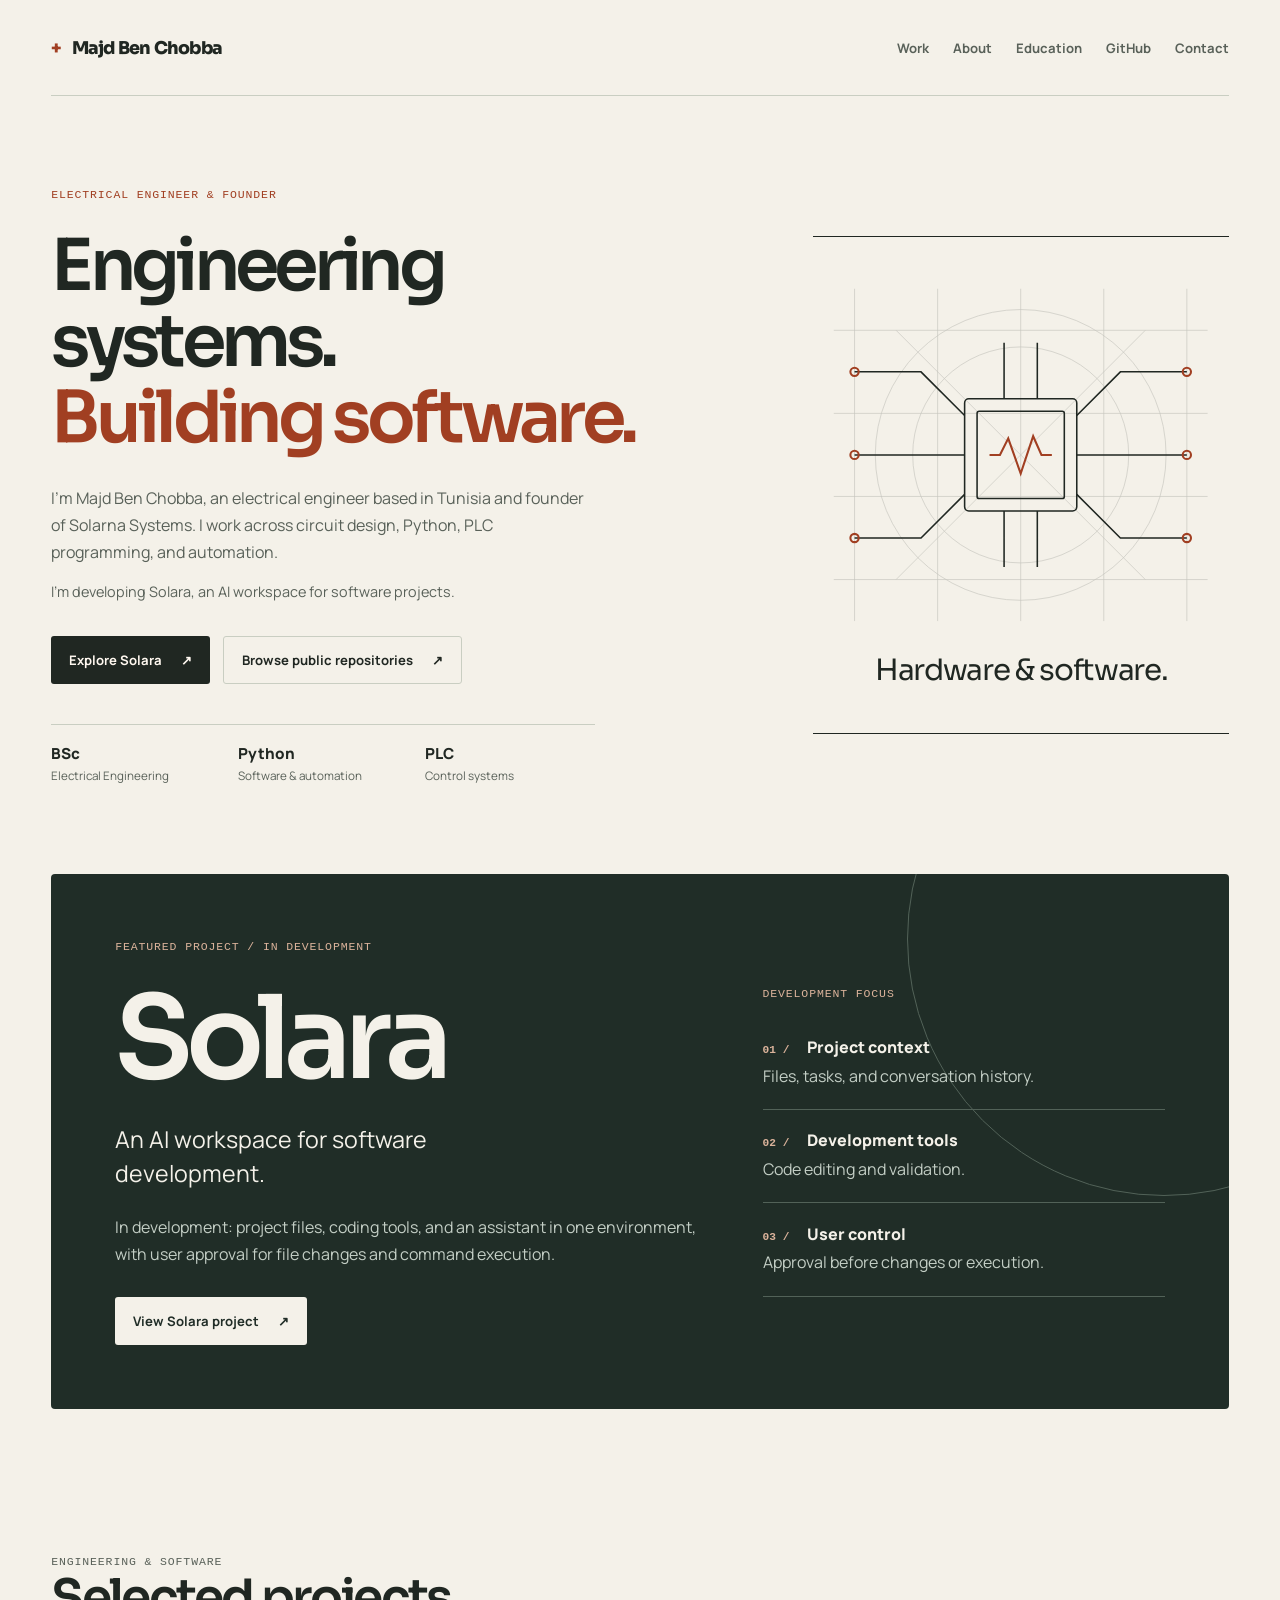
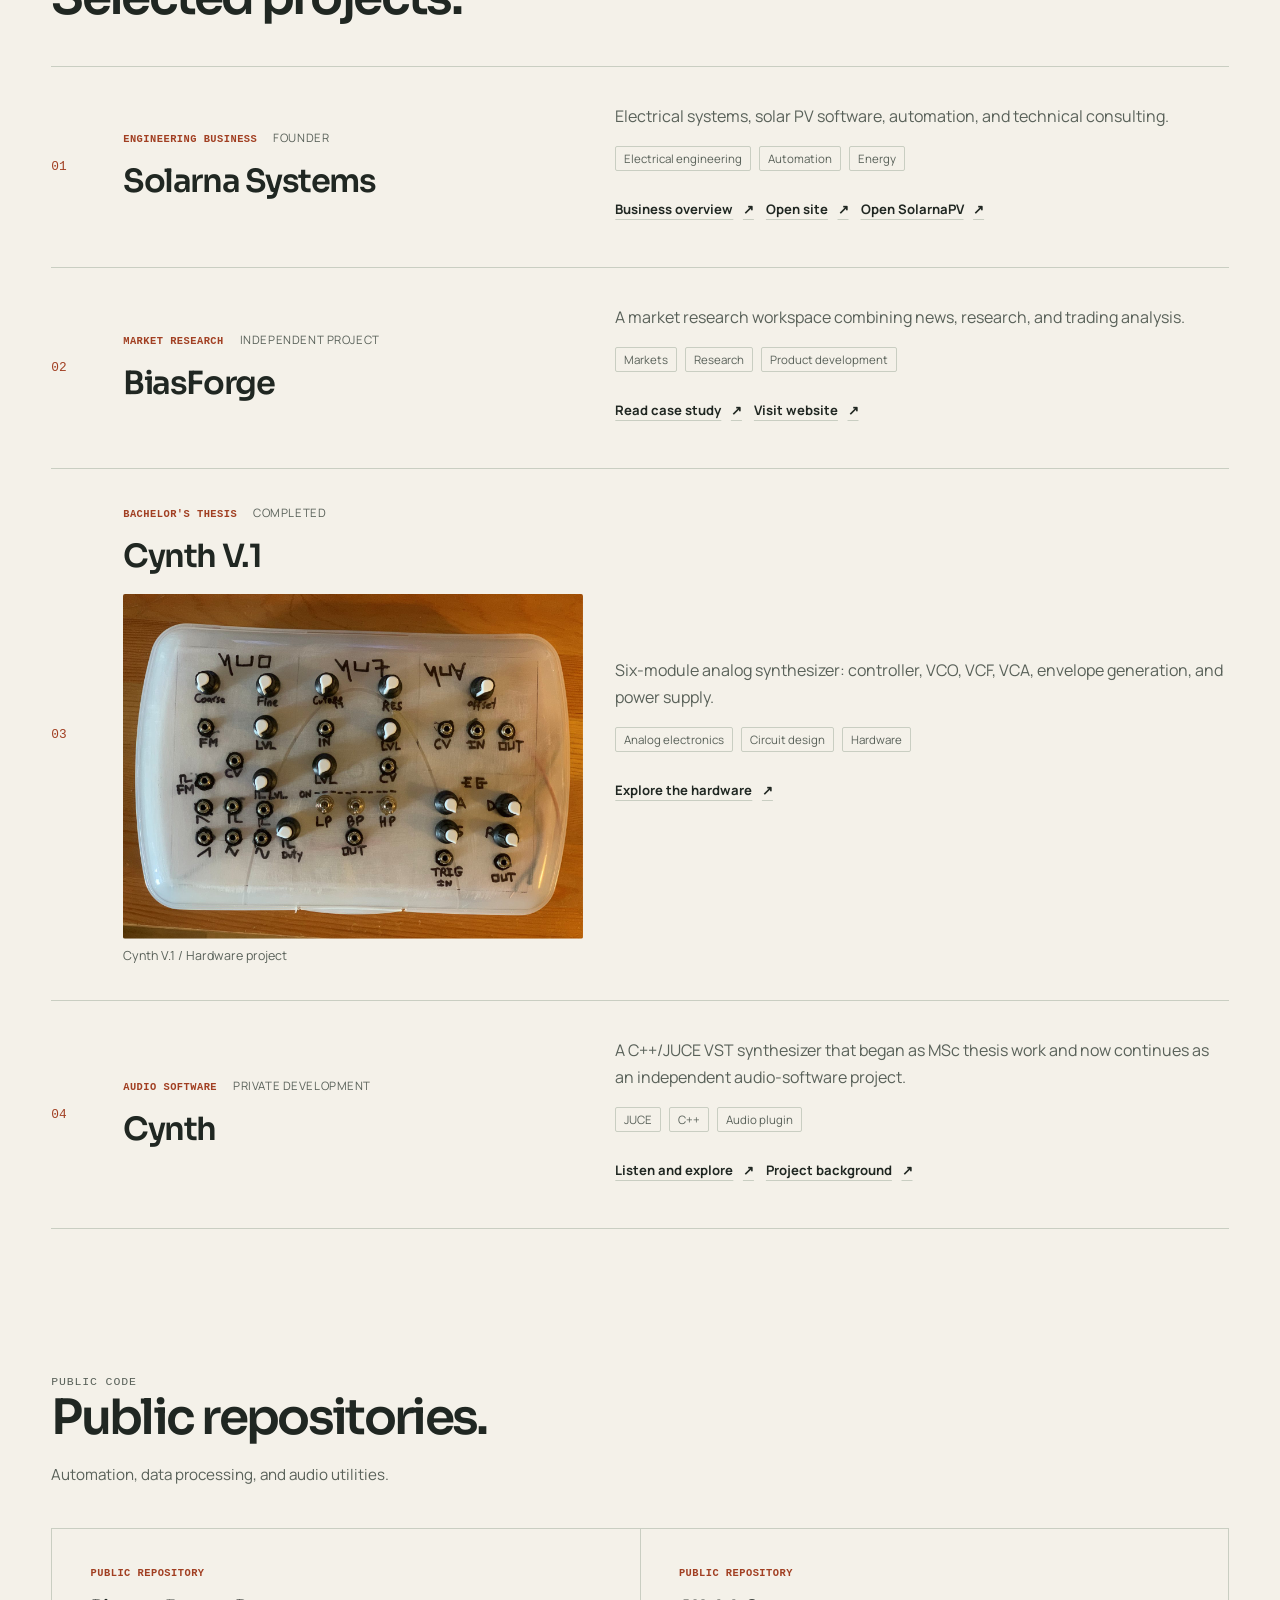
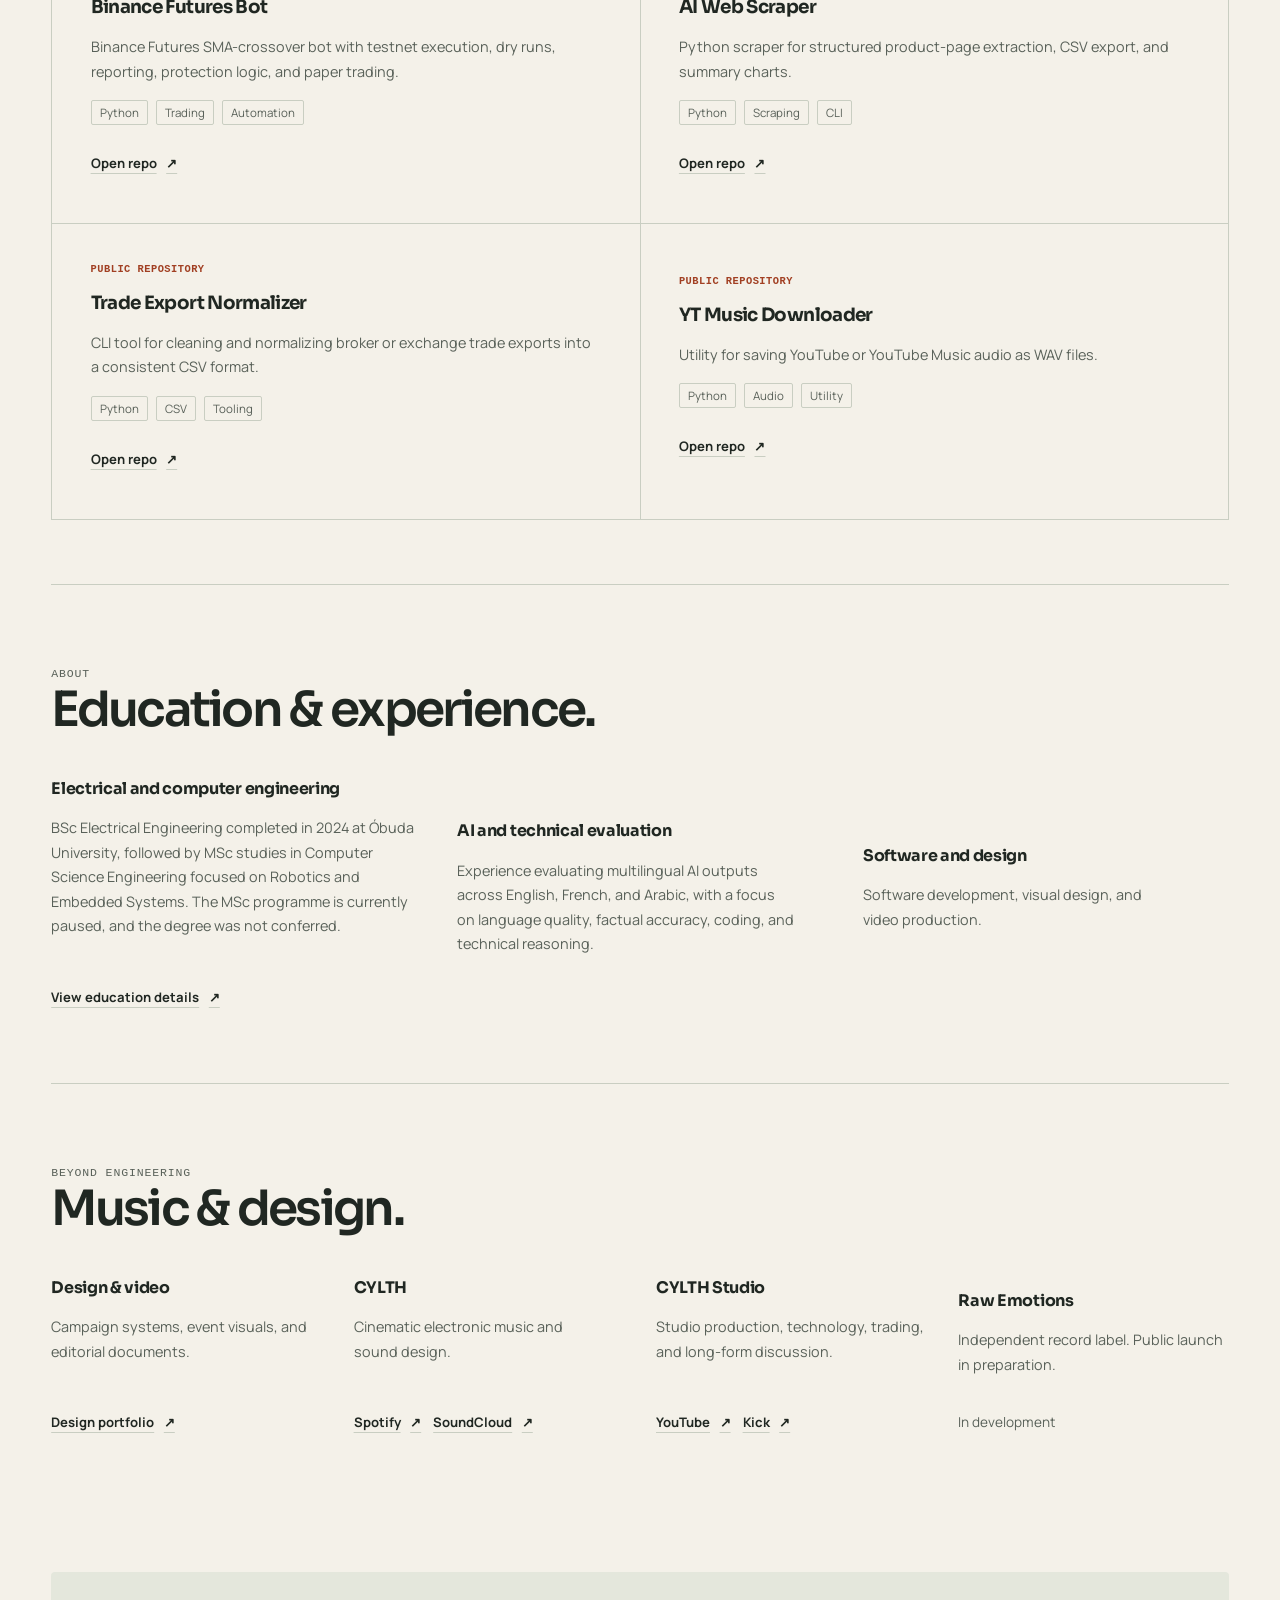
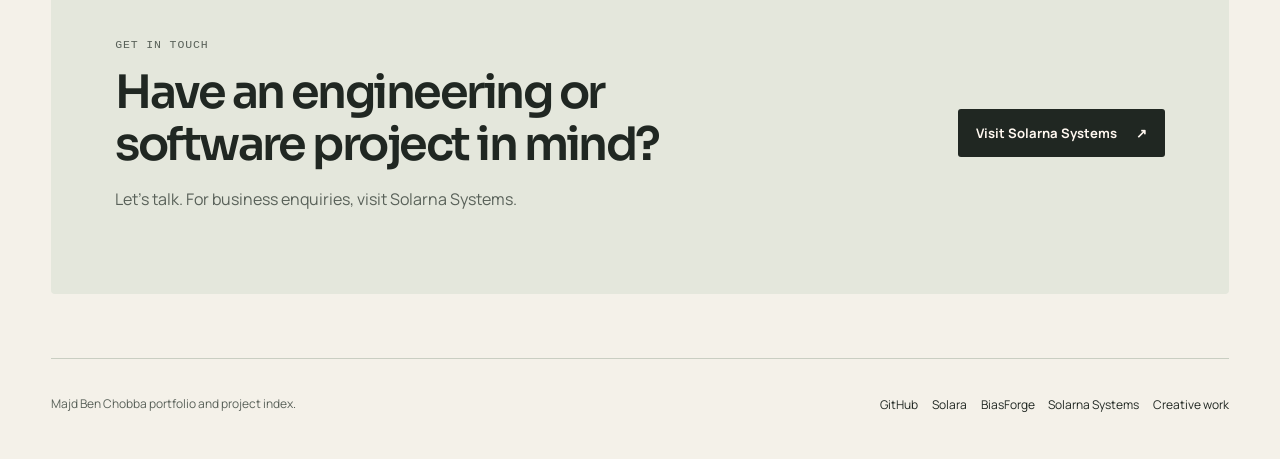
<file: index.html>
<!doctype html>
<html lang="en">
  <head>
    <meta charset="utf-8">
    <meta name="viewport" content="width=device-width, initial-scale=1">
    <title>Majd Ben Chobba</title>
    <meta name="description" content="Majd Ben Chobba's portfolio across engineering, software, product development, and creative work.">
    <link rel="preconnect" href="https://fonts.googleapis.com">
    <link rel="preconnect" href="https://fonts.gstatic.com" crossorigin>
    <link href="https://fonts.googleapis.com/css2?family=Manrope:wght@400;500;700;800&family=Sora:wght@400;600;700;800&display=swap" rel="stylesheet">
    <link rel="stylesheet" href="styles.css?v=builder-1">
    <link rel="stylesheet" href="homepage.css?v=editorial-1">
  </head>
  <body class="portfolio-home">
    <a class="skip-link" href="#main-content">Skip to content</a>
    <header class="hero">
      <nav class="topbar" aria-label="Main navigation">
        <a class="brand" href="#top">Majd Ben Chobba</a>
        <div class="topbar-links">
          <a href="#current-work">Work</a>
          <a href="#about">About</a>
          <a href="education.html">Education</a>
          <a href="https://github.com/majdbenchobba" target="_blank" rel="noreferrer">GitHub</a>
          <a href="#contact">Contact</a>
        </div>
      </nav>
      <div class="hero-layout" id="top">
        <section class="hero-copy">
          <p class="eyebrow">Electrical engineer &amp; founder</p>
          <h1>Engineering<br>systems.<br><span>Building software.</span></h1>
          <p class="hero-text">
            I'm Majd Ben Chobba, an electrical engineer based in Tunisia and founder of
            Solarna Systems. I work across circuit design, Python, PLC programming, and automation.
          </p>
          <p class="hero-text hero-text-secondary">
            I'm developing Solara, an AI workspace for software projects.
          </p>
          <div class="hero-actions">
            <a class="button button-dark" href="solara.html">Explore Solara</a>
            <a class="button button-light" href="#selected-work">Browse public repositories</a>
          </div>
          <div class="hero-stats">
            <article><span class="stat-number">BSc</span><span class="stat-label">Electrical Engineering</span></article>
            <article><span class="stat-number">Python</span><span class="stat-label">Software &amp; automation</span></article>
            <article><span class="stat-number">PLC</span><span class="stat-label">Control systems</span></article>
          </div>
        </section>
        <aside class="engineering-plate" aria-label="Hardware and software">
          <svg class="systems-drawing" viewBox="0 0 400 360" fill="none" aria-hidden="true" focusable="false">
            <g class="drawing-grid" stroke="currentColor" stroke-width="0.6">
              <path d="M40 20V340M120 20V340M200 20V340M280 20V340M360 20V340M20 60H380M20 140H380M20 220H380M20 300H380"/>
              <circle cx="200" cy="180" r="140"/><circle cx="200" cy="180" r="104"/>
              <path d="M80 60L320 300M80 300L320 60"/>
            </g>
            <g stroke="currentColor" stroke-width="1.5">
              <rect x="146" y="126" width="108" height="108" rx="4"/>
              <rect x="158" y="138" width="84" height="84" rx="2"/>
              <path d="M40 100H104L146 142M40 180H146M40 260H104L146 218M254 142L296 100H360M254 180H360M254 218L296 260H360M184 126V72M216 126V72M184 234V288M216 234V288"/>
            </g>
            <g class="drawing-accent" stroke="currentColor" stroke-width="2">
              <path d="M170 180H180L188 164L200 198L212 162L220 180H230"/>
              <circle cx="40" cy="100" r="4"/><circle cx="40" cy="180" r="4"/><circle cx="40" cy="260" r="4"/>
              <circle cx="360" cy="100" r="4"/><circle cx="360" cy="180" r="4"/><circle cx="360" cy="260" r="4"/>
            </g>
          </svg>
          <p class="plate-caption">Hardware &amp; software.</p>
        </aside>
      </div>
    </header>

    <main id="main-content" tabindex="-1">
      <section class="section" id="current-work" aria-labelledby="solara-heading">
        <div class="featured-project">
          <div class="featured-copy">
            <p class="eyebrow">Featured project / In development</p>
            <h2 id="solara-heading">Solara</h2>
            <p class="featured-lead">An AI workspace for software development.</p>
            <p>In development: project files, coding tools, and an assistant in one environment, with user approval for file changes and command execution.</p>
            <a class="button button-dark" href="solara.html">View Solara project</a>
          </div>
          <aside class="featured-principles" aria-label="Solara development direction">
            <p class="eyebrow">Development focus</p>
            <dl>
              <div><dt>Project context</dt><dd>Files, tasks, and conversation history.</dd></div>
              <div><dt>Development tools</dt><dd>Code editing and validation.</dd></div>
              <div><dt>User control</dt><dd>Approval before changes or execution.</dd></div>
            </dl>
          </aside>
        </div>
      </section>

      <section class="section" id="engineering-work" aria-labelledby="engineering-heading">
        <div class="section-heading">
          <p class="eyebrow">Engineering &amp; software</p>
          <h2 id="engineering-heading">Selected projects.</h2>
        </div>
        <div class="venture-grid">
          <article class="venture-card">
            <div class="venture-heading">
              <div class="venture-meta"><span class="venture-type">Engineering business</span><span class="venture-status">Founder</span></div>
              <h3>Solarna Systems</h3>
            </div>
            <div class="venture-details">
              <p>Electrical systems, solar PV software, automation, and technical consulting.</p>
              <div class="venture-tags"><span>Electrical engineering</span><span>Automation</span><span>Energy</span></div>
              <div class="venture-links">
                <a class="project-link" href="solarna.html">Business overview</a>
                <a class="project-link" href="https://solarnasystems.com/" target="_blank" rel="noreferrer">Open site</a>
                <a class="project-link" href="https://pv.solarnasystems.com/" target="_blank" rel="noreferrer">Open SolarnaPV</a>
              </div>
            </div>
          </article>
          <article class="venture-card">
            <div class="venture-heading">
              <div class="venture-meta"><span class="venture-type">Market research</span><span class="venture-status">Independent project</span></div>
              <h3>BiasForge</h3>
            </div>
            <div class="venture-details">
              <p>A market research workspace combining news, research, and trading analysis.</p>
              <div class="venture-tags"><span>Markets</span><span>Research</span><span>Product development</span></div>
              <div class="venture-links">
                <a class="project-link" href="biasforge.html">Read case study</a>
                <a class="project-link" href="https://biasforge.com/" target="_blank" rel="noreferrer">Visit website</a>
              </div>
            </div>
          </article>
          <article class="venture-card">
            <div class="venture-heading">
              <div class="venture-meta"><span class="venture-type">Bachelor's thesis</span><span class="venture-status">Completed</span></div>
              <h3>Cynth V.1</h3>
              <figure class="project-photo">
                <div class="project-photo-frame">
                  <img src="assets/cynth-v1/cynth-v1-front-panel.jpg" alt="Front panel of the Cynth V.1 analog synthesizer" loading="lazy" decoding="async">
                </div>
                <figcaption>Cynth V.1 / Hardware project</figcaption>
              </figure>
            </div>
            <div class="venture-details">
              <p>Six-module analog synthesizer: controller, VCO, VCF, VCA, envelope generation, and power supply.</p>
              <div class="venture-tags"><span>Analog electronics</span><span>Circuit design</span><span>Hardware</span></div>
              <div class="venture-links"><a class="project-link" href="cynth-v1.html">Explore the hardware</a></div>
            </div>
          </article>
          <article class="venture-card">
            <div class="venture-heading">
              <div class="venture-meta"><span class="venture-type">Audio software</span><span class="venture-status">Private development</span></div>
              <h3>Cynth</h3>
            </div>
            <div class="venture-details">
              <p>A C++/JUCE VST synthesizer that began as MSc thesis work and now continues as an independent audio-software project.</p>
              <div class="venture-tags"><span>JUCE</span><span>C++</span><span>Audio plugin</span></div>
              <div class="venture-links">
                <a class="project-link" href="cynth.html">Listen and explore</a>
                <a class="project-link" href="education.html">Project background</a>
              </div>
            </div>
          </article>
        </div>
      </section>

      <section class="section" id="selected-work">
        <div class="section-heading">
          <p class="eyebrow">Public code</p>
          <h2>Public repositories.</h2>
          <p>Automation, data processing, and audio utilities.</p>
        </div>
        <div class="project-grid" id="project-grid"></div>
        <noscript><p>JavaScript is disabled. <a class="text-link" href="https://github.com/majdbenchobba?tab=repositories">Browse the repositories on GitHub</a>.</p></noscript>
      </section>

      <section class="section" id="about">
        <div class="section-heading">
          <p class="eyebrow">About</p>
          <h2>Education &amp; experience.</h2>
        </div>
        <div class="about-grid">
          <article class="about-card">
            <h3>Electrical and computer engineering</h3>
            <p>
              BSc Electrical Engineering completed in 2024 at &Oacute;buda University, followed by
              MSc studies in Computer Science Engineering focused on Robotics and Embedded Systems.
              The MSc programme is currently paused, and the degree was not conferred.
            </p>
            <a class="text-link" href="education.html">View education details</a>
          </article>
          <article class="about-card">
            <h3>AI and technical evaluation</h3>
            <p>Experience evaluating multilingual AI outputs across English, French, and Arabic, with a focus on language quality, factual accuracy, coding, and technical reasoning.</p>
          </article>
          <article class="about-card">
            <h3>Software and design</h3>
            <p>Software development, visual design, and video production.</p>
          </article>
        </div>
      </section>

      <section class="section section-contrast" id="creative-direction" aria-labelledby="creative-heading">
        <div class="section-heading">
          <p class="eyebrow">Beyond engineering</p>
          <h2 id="creative-heading">Music &amp; design.</h2>
        </div>
        <div class="creative-compact-grid">
          <article class="creative-note">
            <h3>Design &amp; video</h3>
            <p>Campaign systems, event visuals, and editorial documents.</p>
            <a class="text-link" href="https://majdbenchobba.github.io/design-and-video-portfolio/" target="_blank" rel="noreferrer">Design portfolio</a>
          </article>
          <article class="creative-note">
            <h3>CYLTH</h3>
            <p>Cinematic electronic music and sound design.</p>
            <div class="creative-links">
              <a class="text-link" href="https://open.spotify.com/artist/6RrxNnSzvZ9wxp4fJvxbhg" target="_blank" rel="noreferrer">Spotify</a>
              <a class="text-link" href="https://soundcloud.com/cylth" target="_blank" rel="noreferrer">SoundCloud</a>
            </div>
          </article>
          <article class="creative-note">
            <h3>CYLTH Studio</h3>
            <p>Studio production, technology, trading, and long-form discussion.</p>
            <div class="creative-links">
              <a class="text-link" href="https://www.youtube.com/@Cylthing" target="_blank" rel="noreferrer">YouTube</a>
              <a class="text-link" href="https://kick.com/cylth" target="_blank" rel="noreferrer">Kick</a>
            </div>
          </article>
          <article class="creative-note">
            <h3>Raw Emotions</h3>
            <p>Independent record label. Public launch in preparation.</p>
            <span class="creative-status">In development</span>
          </article>
        </div>
      </section>

      <section class="section" id="contact" aria-labelledby="contact-heading">
        <div class="contact-panel">
          <div>
            <p class="eyebrow">Get in touch</p>
            <h2 id="contact-heading">Have an engineering or software project in mind?</h2>
            <p>Let's talk. For business enquiries, visit Solarna Systems.</p>
          </div>
          <a class="button button-dark" href="https://solarnasystems.com/" target="_blank" rel="noreferrer">Visit Solarna Systems</a>
        </div>
      </section>
    </main>
    <footer class="footer">
      <p>Majd Ben Chobba portfolio and project index.</p>
      <div class="footer-links">
        <a href="https://github.com/majdbenchobba" target="_blank" rel="noreferrer">GitHub</a>
        <a href="solara.html">Solara</a>
        <a href="biasforge.html">BiasForge</a>
        <a href="solarna.html">Solarna Systems</a>
        <a href="#creative-direction">Creative work</a>
      </div>
    </footer>
    <script src="app.js?v=builder-1"></script>
  </body>
</html>
</file>
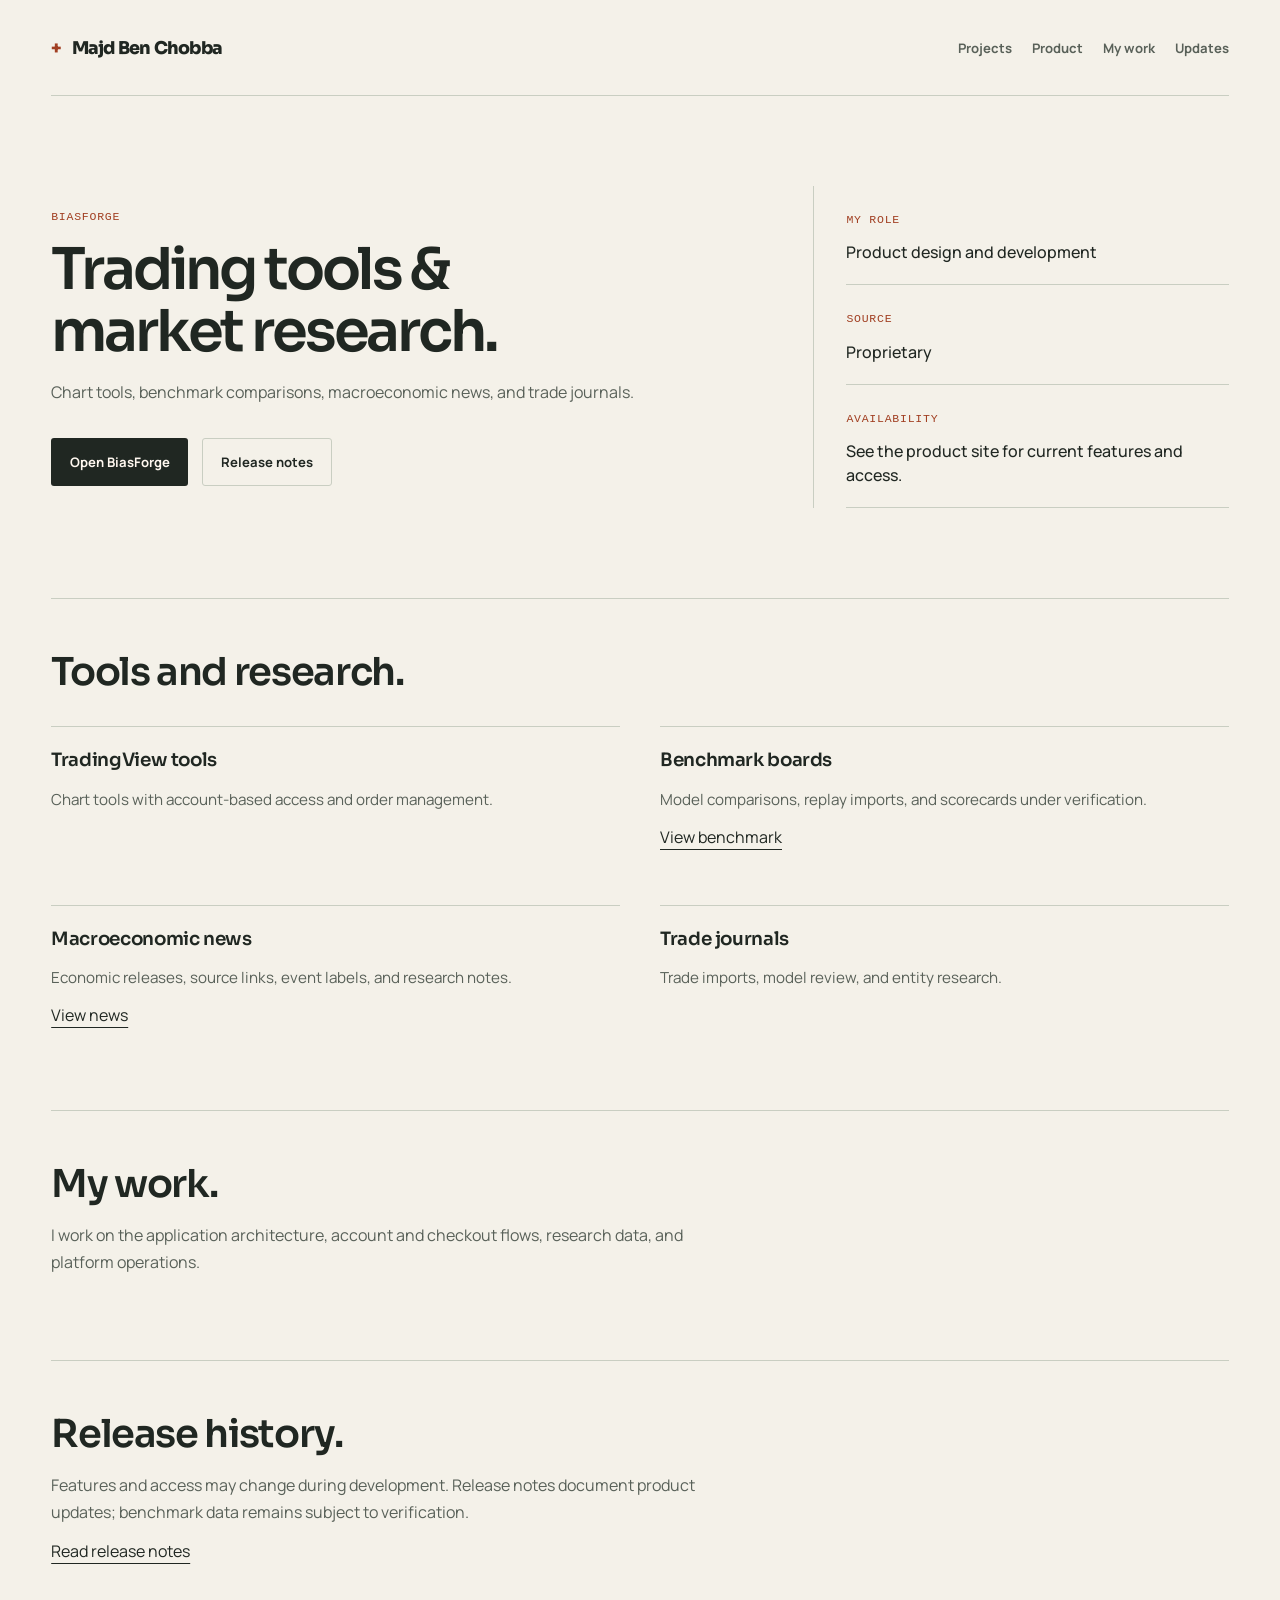
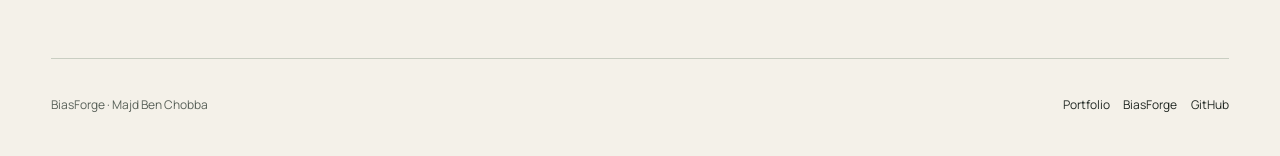
<file: biasforge.html>
<!doctype html>
<html lang="en">
  <head>
    <meta charset="utf-8">
    <meta name="viewport" content="width=device-width, initial-scale=1">
    <title>BiasForge | Majd Ben Chobba</title>
    <meta name="description" content="BiasForge: trading tools and market research. Project overview by Majd Ben Chobba.">
    <link rel="preconnect" href="https://fonts.googleapis.com">
    <link rel="preconnect" href="https://fonts.gstatic.com" crossorigin>
    <link href="https://fonts.googleapis.com/css2?family=Manrope:wght@400;500;700;800&amp;family=Sora:wght@400;600;700;800&amp;display=swap" rel="stylesheet">
    <link rel="stylesheet" href="styles.css?v=project-detail-1">
  </head>
  <body class="case-page project-detail">
    <a class="skip-link" href="#main-content">Skip to content</a>
    <header class="hero case-hero-shell">
      <nav class="topbar" aria-label="Main navigation">
        <a class="brand" href="index.html">Majd Ben Chobba</a>
        <div class="topbar-links">
          <a href="index.html#current-work">Projects</a>
          <a href="#live-surface">Product</a>
          <a href="#platform">My work</a>
          <a href="#focus">Updates</a>
        </div>
      </nav>
      <div class="case-hero" id="top">
        <section class="case-copy">
          <p class="eyebrow">BiasForge</p>
          <h1>Trading tools &amp; market research.</h1>
          <p class="hero-text">Chart tools, benchmark comparisons, macroeconomic news, and trade journals.</p>
          <div class="hero-actions">
            <a class="button button-dark" href="https://biasforge.com/" target="_blank" rel="noreferrer">Open BiasForge</a>
            <a class="button button-light" href="https://biasforge.com/updates" target="_blank" rel="noreferrer">Release notes</a>
          </div>
        </section>
        <aside class="case-summary" aria-label="Project summary">
          <div class="case-signal">
            <span class="case-signal-label">My role</span>
            <p>Product design and development</p>
          </div>
          <div class="case-signal">
            <span class="case-signal-label">Source</span>
            <p>Proprietary</p>
          </div>
          <div class="case-signal">
            <span class="case-signal-label">Availability</span>
            <p>See the product site for current features and access.</p>
          </div>
        </aside>
      </div>
    </header>
    <main id="main-content">
      <section class="section" id="live-surface">
        <div class="section-heading case-heading">
          <h2>Tools and research.</h2>
        </div>
        <div class="case-card-grid">
          <article class="case-card">
            <h3>TradingView tools</h3>
            <p>Chart tools with account-based access and order management.</p>
          </article>
          <article class="case-card">
            <h3>Benchmark boards</h3>
            <p>Model comparisons, replay imports, and scorecards under verification.</p>
            <a class="text-link" href="https://biasforge.com/benchmark" target="_blank" rel="noreferrer">View benchmark</a>
          </article>
          <article class="case-card">
            <h3>Macroeconomic news</h3>
            <p>Economic releases, source links, event labels, and research notes.</p>
            <a class="text-link" href="https://biasforge.com/news" target="_blank" rel="noreferrer">View news</a>
          </article>
          <article class="case-card">
            <h3>Trade journals</h3>
            <p>Trade imports, model review, and entity research.</p>
          </article>
        </div>
      </section>
      <section class="section" id="platform">
        <div class="section-heading case-heading">
          <h2>My work.</h2>
          <p>I work on the application architecture, account and checkout flows, research data, and platform operations.</p>
        </div>
      </section>
      <section class="section" id="focus">
        <div class="section-heading case-heading">
          <h2>Release history.</h2>
          <p>Features and access may change during development. Release notes document product updates; benchmark data remains subject to verification.</p>
          <a class="text-link" href="https://biasforge.com/updates" target="_blank" rel="noreferrer">Read release notes</a>
        </div>
      </section>
    </main>
    <footer class="footer">
      <p>BiasForge · Majd Ben Chobba</p>
      <div class="footer-links">
        <a href="index.html">Portfolio</a>
        <a href="https://biasforge.com/" target="_blank" rel="noreferrer">BiasForge</a>
        <a href="https://github.com/majdbenchobba" target="_blank" rel="noreferrer">GitHub</a>
      </div>
    </footer>
  </body>
</html>
</file>
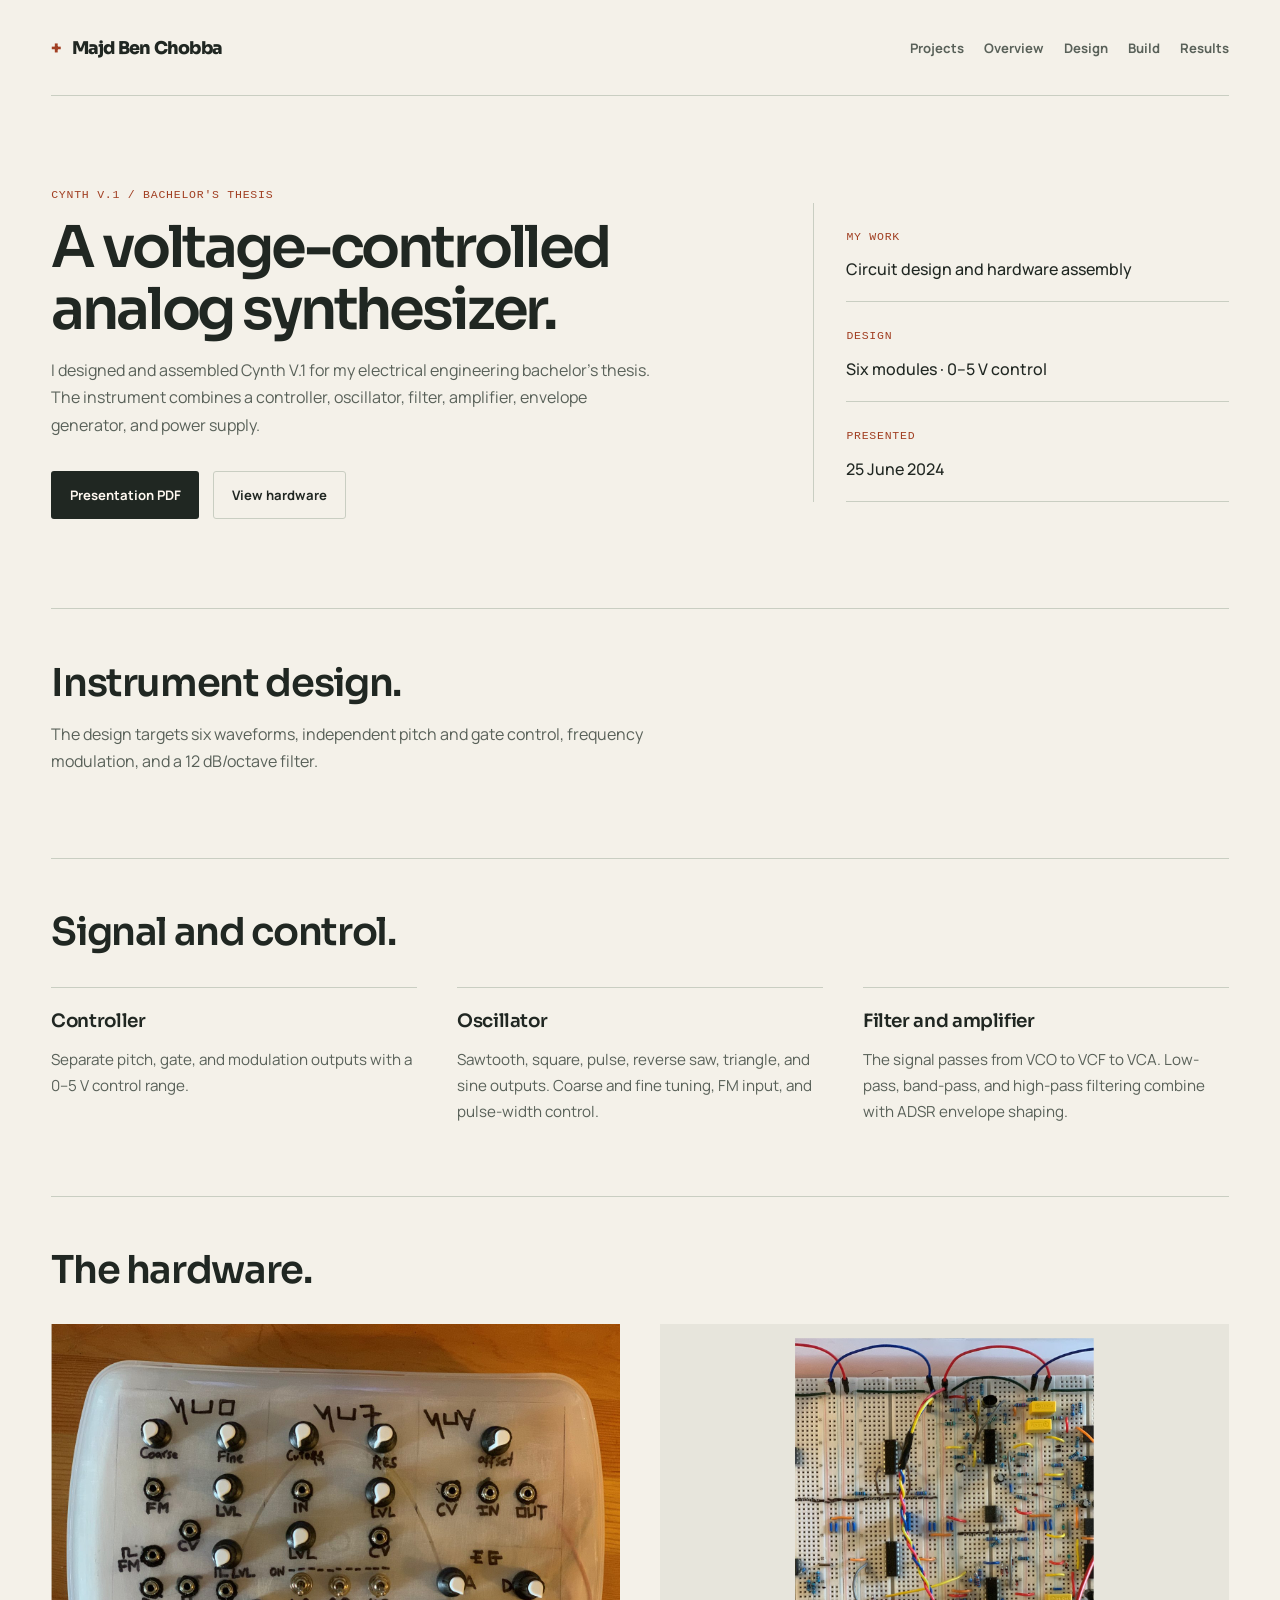
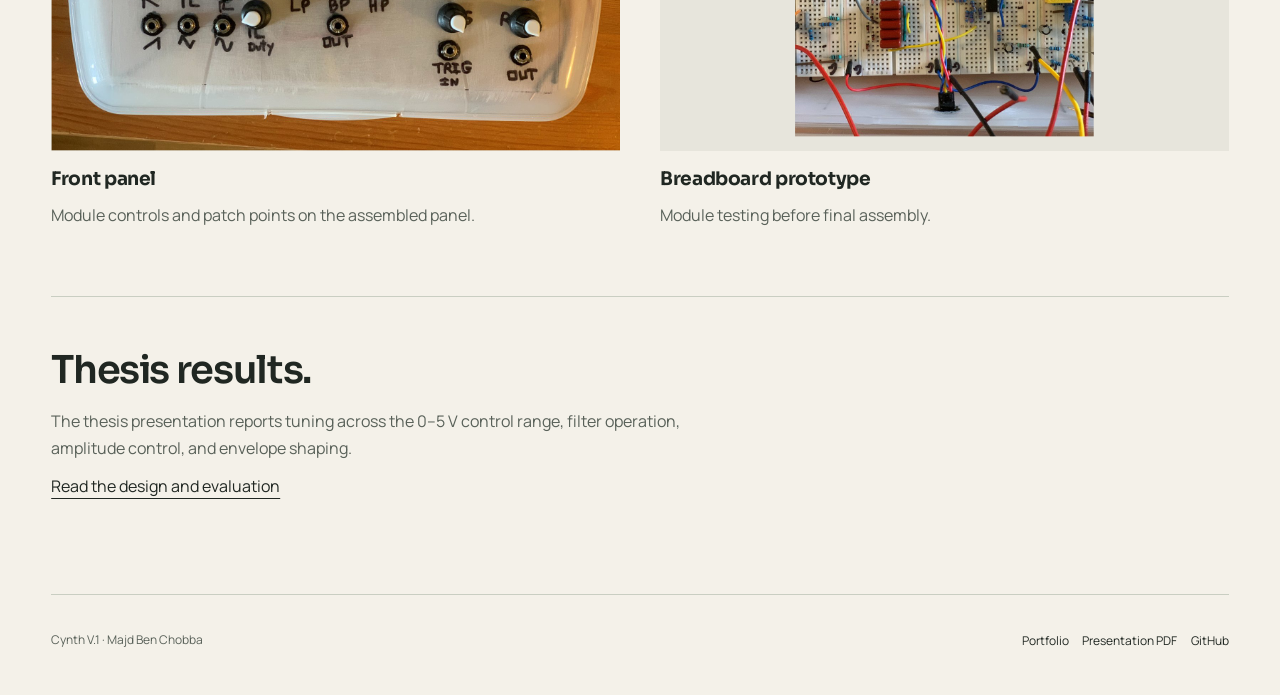
<file: cynth-v1.html>
<!doctype html>
<html lang="en">
  <head>
    <meta charset="utf-8">
    <meta name="viewport" content="width=device-width, initial-scale=1">
    <title>Cynth V.1 | Majd Ben Chobba</title>
    <meta
      name="description"
      content="Cynth V.1: bachelor's thesis analog synthesizer by Majd Ben Chobba, covering a six-module voltage-controlled hardware synth."
    >
    <link rel="preconnect" href="https://fonts.googleapis.com">
    <link rel="preconnect" href="https://fonts.gstatic.com" crossorigin>
    <link
      href="https://fonts.googleapis.com/css2?family=Manrope:wght@400;500;700;800&family=Sora:wght@400;600;700;800&display=swap"
      rel="stylesheet"
    >
    <link rel="stylesheet" href="styles.css?v=20260716d">
  </head>
  <body class="case-page project-detail">
    <a class="skip-link" href="#main-content">Skip to content</a>
    <header class="hero case-hero-shell">
      <nav class="topbar" aria-label="Main navigation">
        <a class="brand" href="index.html">Majd Ben Chobba</a>
        <div class="topbar-links">
          <a href="index.html#current-work">Projects</a>
          <a href="#overview">Overview</a>
          <a href="#architecture">Design</a>
          <a href="#build">Build</a>
          <a href="#results">Results</a>
        </div>
      </nav>
      <div class="case-hero" id="top">
        <section class="case-copy">
          <p class="eyebrow">Cynth V.1 / Bachelor's thesis</p>
          <h1>A voltage-controlled analog synthesizer.</h1>
          <p class="hero-text">I designed and assembled Cynth V.1 for my electrical engineering bachelor's thesis. The instrument combines a controller, oscillator, filter, amplifier, envelope generator, and power supply.</p>
          <div class="hero-actions">
            <a class="button button-dark" href="assets/cynth-v1/cynth-v1-thesis-presentation.pdf" target="_blank" rel="noreferrer">Presentation PDF</a>
            <a class="button button-light" href="#build">View hardware</a>
          </div>
        </section>
        <aside class="case-summary" aria-label="Project summary">
          <div class="case-signal">
            <span class="case-signal-label">My work</span>
            <p>Circuit design and hardware assembly</p>
          </div>
          <div class="case-signal">
            <span class="case-signal-label">Design</span>
            <p>Six modules · 0–5 V control</p>
          </div>
          <div class="case-signal">
            <span class="case-signal-label">Presented</span>
            <p>25 June 2024</p>
          </div>
        </aside>
      </div>
    </header>
    <main id="main-content">
      <section class="section" id="overview">
        <div class="section-heading case-heading">
          <h2>Instrument design.</h2>
          <p>The design targets six waveforms, independent pitch and gate control, frequency modulation, and a 12 dB/octave filter.</p>
        </div>
      </section>
      <section class="section" id="architecture">
        <div class="section-heading case-heading"><h2>Signal and control.</h2></div>
        <div class="case-focus-grid">
          <article class="case-focus-card">
            <h3>Controller</h3>
            <p>Separate pitch, gate, and modulation outputs with a 0–5 V control range.</p>
          </article>
          <article class="case-focus-card">
            <h3>Oscillator</h3>
            <p>Sawtooth, square, pulse, reverse saw, triangle, and sine outputs. Coarse and fine tuning, FM input, and pulse-width control.</p>
          </article>
          <article class="case-focus-card">
            <h3>Filter and amplifier</h3>
            <p>The signal passes from VCO to VCF to VCA. Low-pass, band-pass, and high-pass filtering combine with ADSR envelope shaping.</p>
          </article>
        </div>
      </section>
      <section class="section" id="build">
        <div class="section-heading case-heading"><h2>The hardware.</h2></div>
        <div class="case-media-grid">
          <article class="case-media-card">
            <div class="cynth-photo-frame">
              <img src="assets/cynth-v1/cynth-v1-front-panel.jpg" alt="Cynth V.1 front panel with labeled controls and patch points" loading="lazy">
            </div>
            <div class="case-media-copy">
              <h3>Front panel</h3>
              <p>Module controls and patch points on the assembled panel.</p>
            </div>
          </article>
          <article class="case-media-card">
            <svg class="cynth-photo-frame" viewBox="0 0 800 600" width="800" height="600" style="display: block; height: auto;" role="img" aria-label="Cynth V.1 breadboard prototype with analog synth circuitry">
              <image href="assets/cynth-v1/cynth-v1-breadboard.jpg" x="-280" y="-380" width="560" height="760" preserveAspectRatio="xMidYMid meet" transform="translate(400 300) rotate(-90)"></image>
            </svg>
            <div class="case-media-copy">
              <h3>Breadboard prototype</h3>
              <p>Module testing before final assembly.</p>
            </div>
          </article>
        </div>
      </section>
      <section class="section" id="results">
        <div class="section-heading case-heading">
          <h2>Thesis results.</h2>
          <p>The thesis presentation reports tuning across the 0–5 V control range, filter operation, amplitude control, and envelope shaping.</p>
          <a class="text-link" href="assets/cynth-v1/cynth-v1-thesis-presentation.pdf" target="_blank" rel="noreferrer">Read the design and evaluation</a>
        </div>
      </section>
    </main>
    <footer class="footer">
      <p>Cynth V.1 · Majd Ben Chobba</p>
      <div class="footer-links">
        <a href="index.html">Portfolio</a>
        <a href="assets/cynth-v1/cynth-v1-thesis-presentation.pdf" target="_blank" rel="noreferrer">Presentation PDF</a>
        <a href="https://github.com/majdbenchobba" target="_blank" rel="noreferrer">GitHub</a>
      </div>
    </footer>
  </body>
</html>
</file>
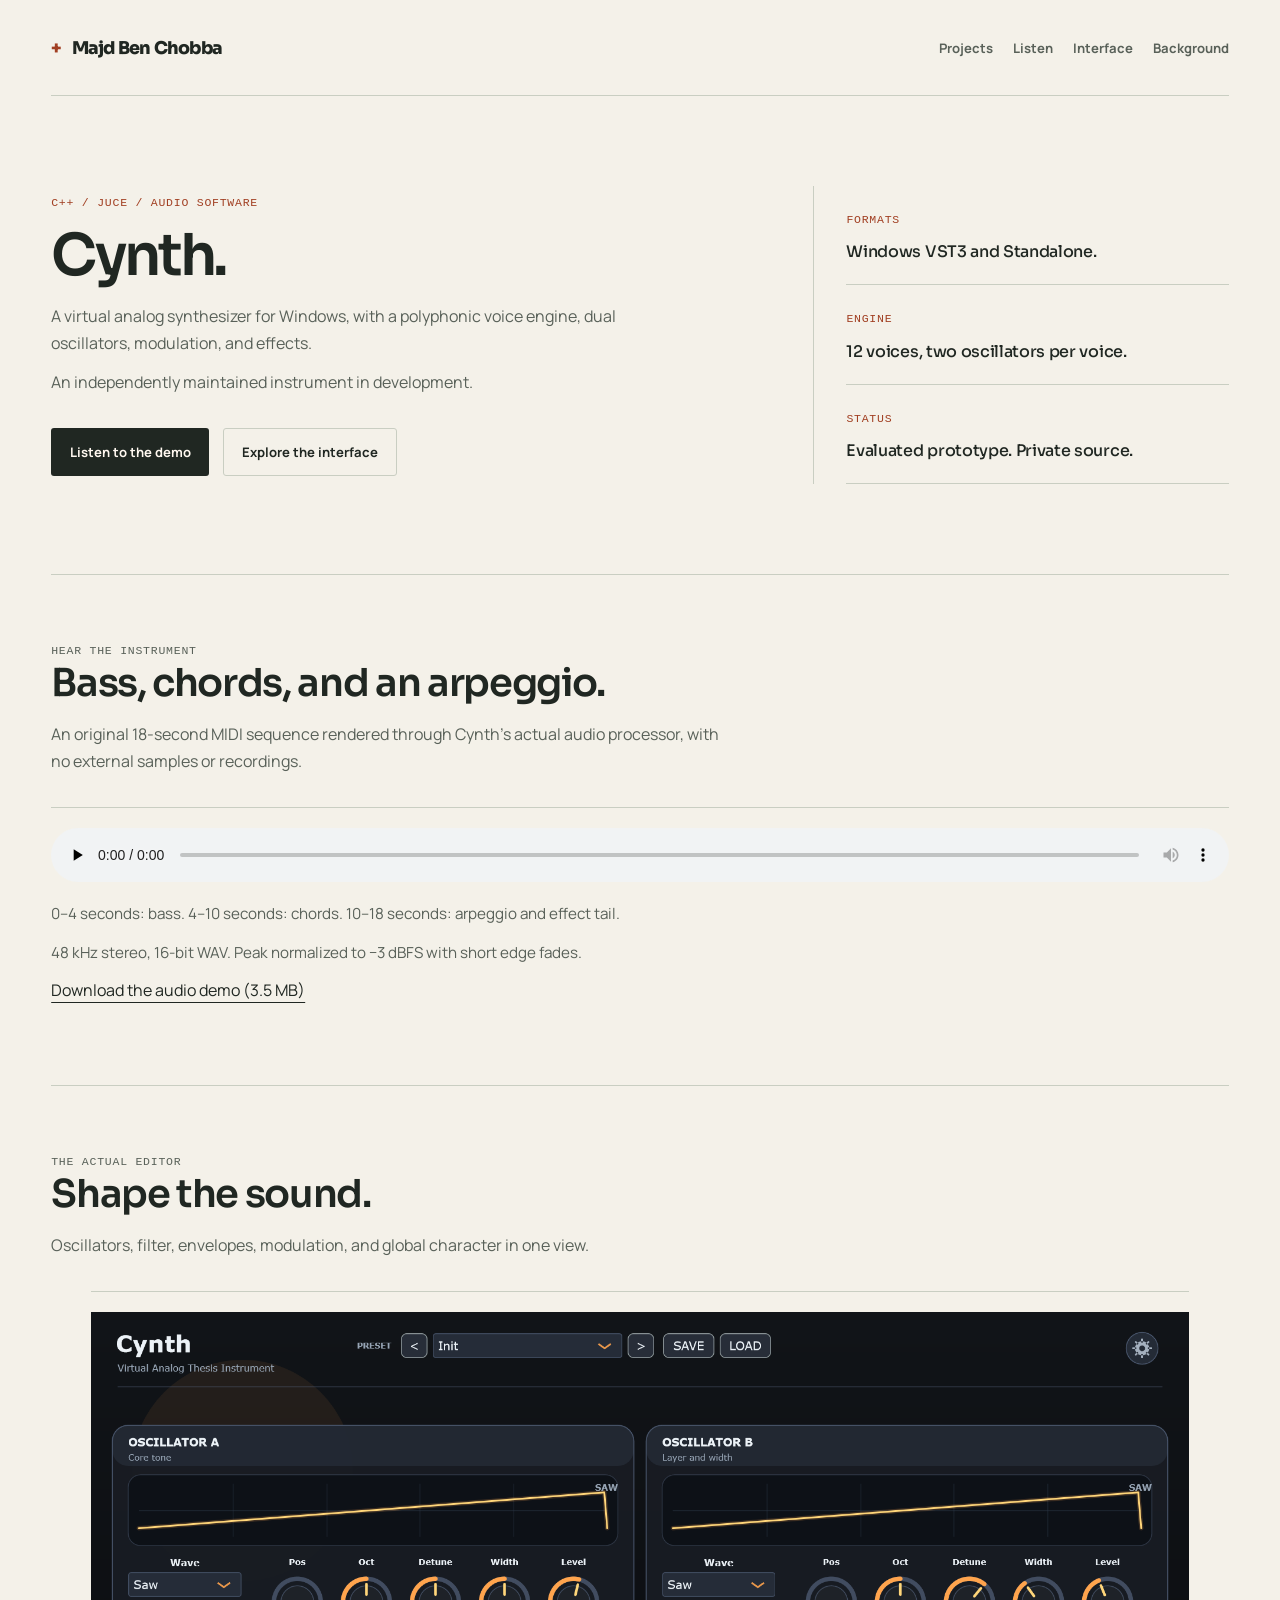
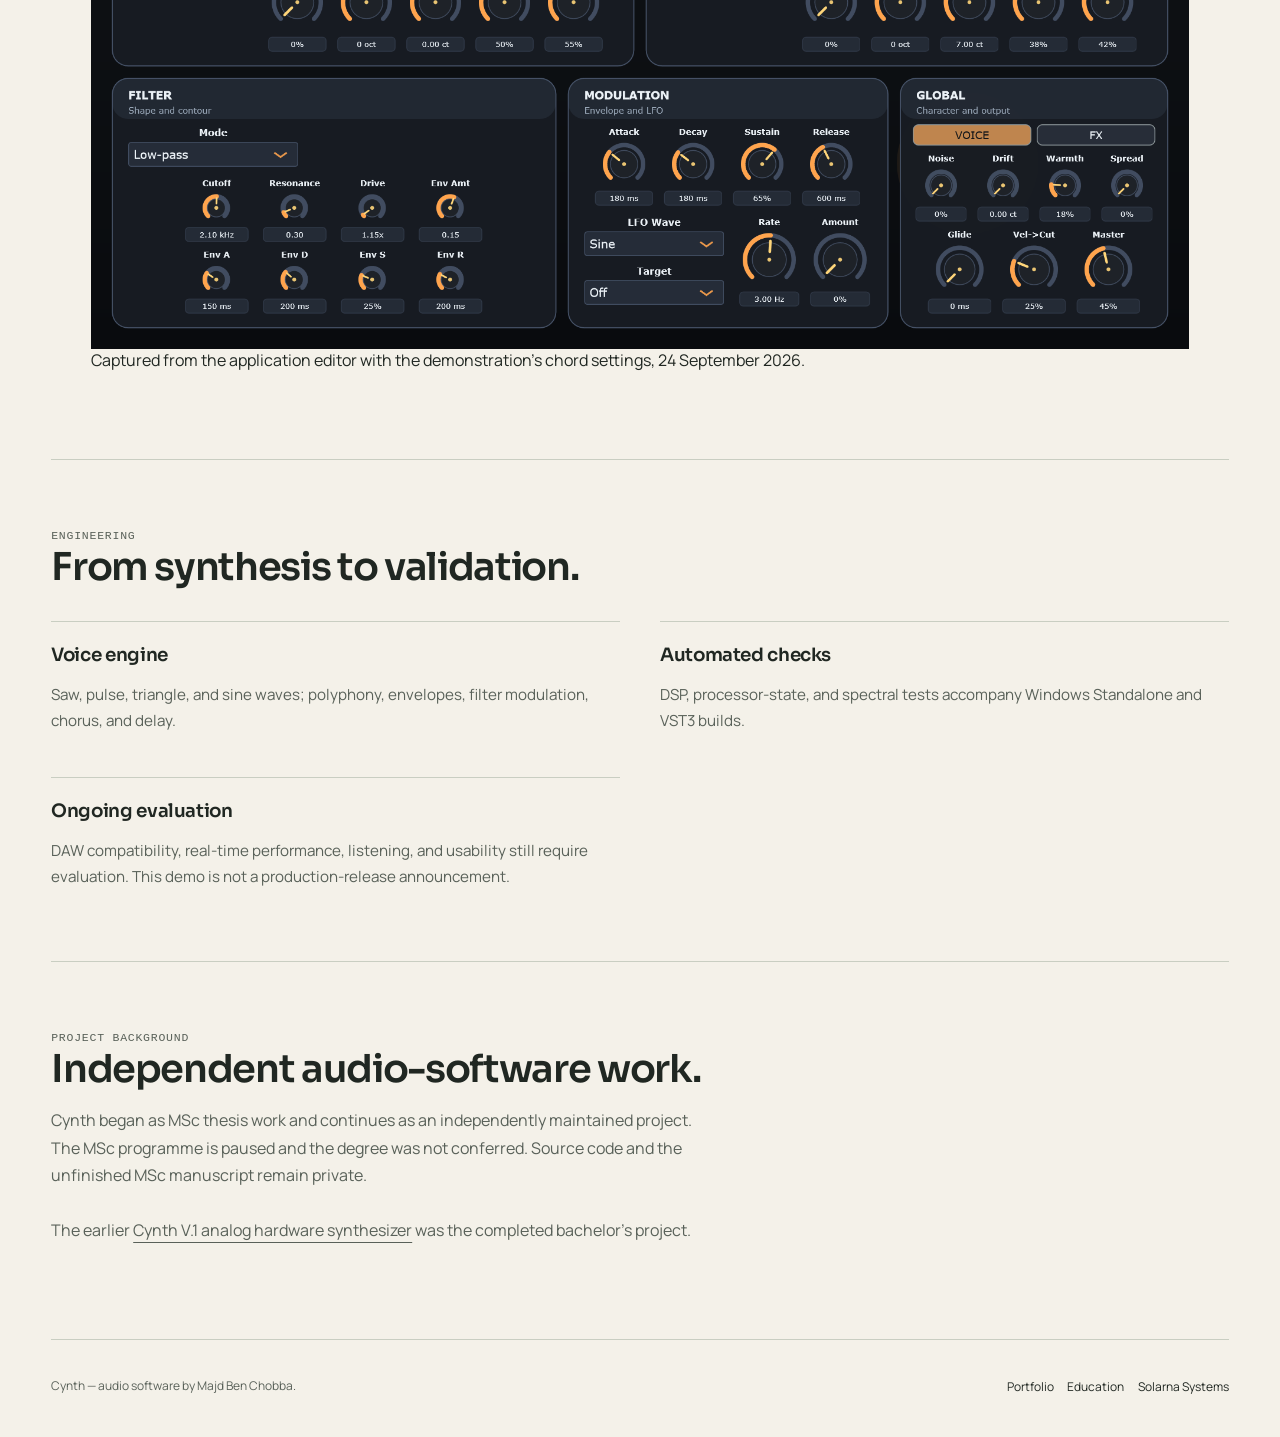
<file: cynth.html>
<!doctype html>
<html lang="en">
  <head>
    <meta charset="utf-8">
    <meta name="viewport" content="width=device-width, initial-scale=1">
    <title>Cynth | Majd Ben Chobba</title>
    <meta name="description" content="Listen to Cynth, Majd Ben Chobba's in-progress C++ and JUCE virtual analog synthesizer, and explore its actual editor.">
    <link rel="preconnect" href="https://fonts.googleapis.com">
    <link rel="preconnect" href="https://fonts.gstatic.com" crossorigin>
    <link href="https://fonts.googleapis.com/css2?family=Manrope:wght@400;500;700;800&amp;family=Sora:wght@400;600;700;800&amp;display=swap" rel="stylesheet">
    <link rel="stylesheet" href="styles.css?v=cynth-demo-1">
  </head>
  <body class="case-page project-detail">
    <a class="skip-link" href="#main-content">Skip to content</a>
    <header class="hero case-hero-shell">
      <nav class="topbar" aria-label="Main navigation">
        <a class="brand" href="index.html">Majd Ben Chobba</a>
        <div class="topbar-links">
          <a href="index.html#engineering-work">Projects</a>
          <a href="#demo">Listen</a>
          <a href="#interface">Interface</a>
          <a href="education.html">Background</a>
        </div>
      </nav>
      <div class="case-hero" id="top">
        <section class="case-copy">
          <p class="eyebrow">C++ / JUCE / Audio software</p>
          <h1>Cynth.</h1>
          <p class="hero-text">A virtual analog synthesizer for Windows, with a polyphonic voice engine, dual oscillators, modulation, and effects.</p>
          <p class="hero-text hero-text-secondary">An independently maintained instrument in development.</p>
          <div class="hero-actions">
            <a class="button button-dark" href="#demo">Listen to the demo</a>
            <a class="button button-light" href="#interface">Explore the interface</a>
          </div>
        </section>
        <aside class="case-summary" aria-label="Instrument summary">
          <article class="case-signal">
            <span class="case-signal-label">Formats</span>
            <h3>Windows VST3 and Standalone.</h3>
          </article>
          <article class="case-signal">
            <span class="case-signal-label">Engine</span>
            <h3>12 voices, two oscillators per voice.</h3>
          </article>
          <article class="case-signal">
            <span class="case-signal-label">Status</span>
            <h3>Evaluated prototype. Private source.</h3>
          </article>
        </aside>
      </div>
    </header>
    <main id="main-content">
      <section class="section" id="demo" aria-labelledby="demo-heading">
        <div class="section-heading case-heading">
          <p class="eyebrow">Hear the instrument</p>
          <h2 id="demo-heading">Bass, chords, and an arpeggio.</h2>
          <p>An original 18-second MIDI sequence rendered through Cynth's actual audio processor, with no external samples or recordings.</p>
        </div>
        <article class="case-card">
          <audio controls preload="none" style="width: 100%;" aria-label="Cynth synthesizer audio demonstration">
            <source src="assets/cynth/cynth-demo.wav" type="audio/wav">
            Your browser does not support this audio player.
          </audio>
          <p>0–4 seconds: bass. 4–10 seconds: chords. 10–18 seconds: arpeggio and effect tail.</p>
          <p>48 kHz stereo, 16-bit WAV. Peak normalized to −3 dBFS with short edge fades.</p>
          <a class="text-link" href="assets/cynth/cynth-demo.wav" download>Download the audio demo (3.5 MB)</a>
        </article>
      </section>
      <section class="section" id="interface" aria-labelledby="interface-heading">
        <div class="section-heading case-heading">
          <p class="eyebrow">The actual editor</p>
          <h2 id="interface-heading">Shape the sound.</h2>
          <p>Oscillators, filter, envelopes, modulation, and global character in one view.</p>
        </div>
        <figure class="case-card">
          <img src="assets/cynth/cynth-editor.png" alt="Cynth's actual editor showing two oscillators, a filter, envelopes, modulation, and global controls" width="1860" height="1080" loading="lazy" decoding="async" style="display: block; width: 100%; height: auto;">
          <figcaption>Captured from the application editor with the demonstration's chord settings, 24 September 2026.</figcaption>
        </figure>
      </section>
      <section class="section" id="engineering" aria-labelledby="engineering-heading">
        <div class="section-heading case-heading">
          <p class="eyebrow">Engineering</p>
          <h2 id="engineering-heading">From synthesis to validation.</h2>
        </div>
        <div class="case-card-grid">
          <article class="case-card">
            <h3>Voice engine</h3>
            <p>Saw, pulse, triangle, and sine waves; polyphony, envelopes, filter modulation, chorus, and delay.</p>
          </article>
          <article class="case-card">
            <h3>Automated checks</h3>
            <p>DSP, processor-state, and spectral tests accompany Windows Standalone and VST3 builds.</p>
          </article>
          <article class="case-card">
            <h3>Ongoing evaluation</h3>
            <p>DAW compatibility, real-time performance, listening, and usability still require evaluation. This demo is not a production-release announcement.</p>
          </article>
        </div>
      </section>
      <section class="section section-contrast" id="background">
        <div class="section-heading case-heading">
          <p class="eyebrow">Project background</p>
          <h2>Independent audio-software work.</h2>
          <p>Cynth began as MSc thesis work and continues as an independently maintained project. The MSc programme is paused and the degree was not conferred. Source code and the unfinished MSc manuscript remain private.</p>
          <p>The earlier <a class="text-link" href="cynth-v1.html">Cynth V.1 analog hardware synthesizer</a> was the completed bachelor's project.</p>
        </div>
      </section>
    </main>
    <footer class="footer">
      <p>Cynth — audio software by Majd Ben Chobba.</p>
      <div class="footer-links">
        <a href="index.html">Portfolio</a>
        <a href="education.html">Education</a>
        <a href="https://solarnasystems.com/" target="_blank" rel="noreferrer">Solarna Systems</a>
      </div>
    </footer>
  </body>
</html>
</file>
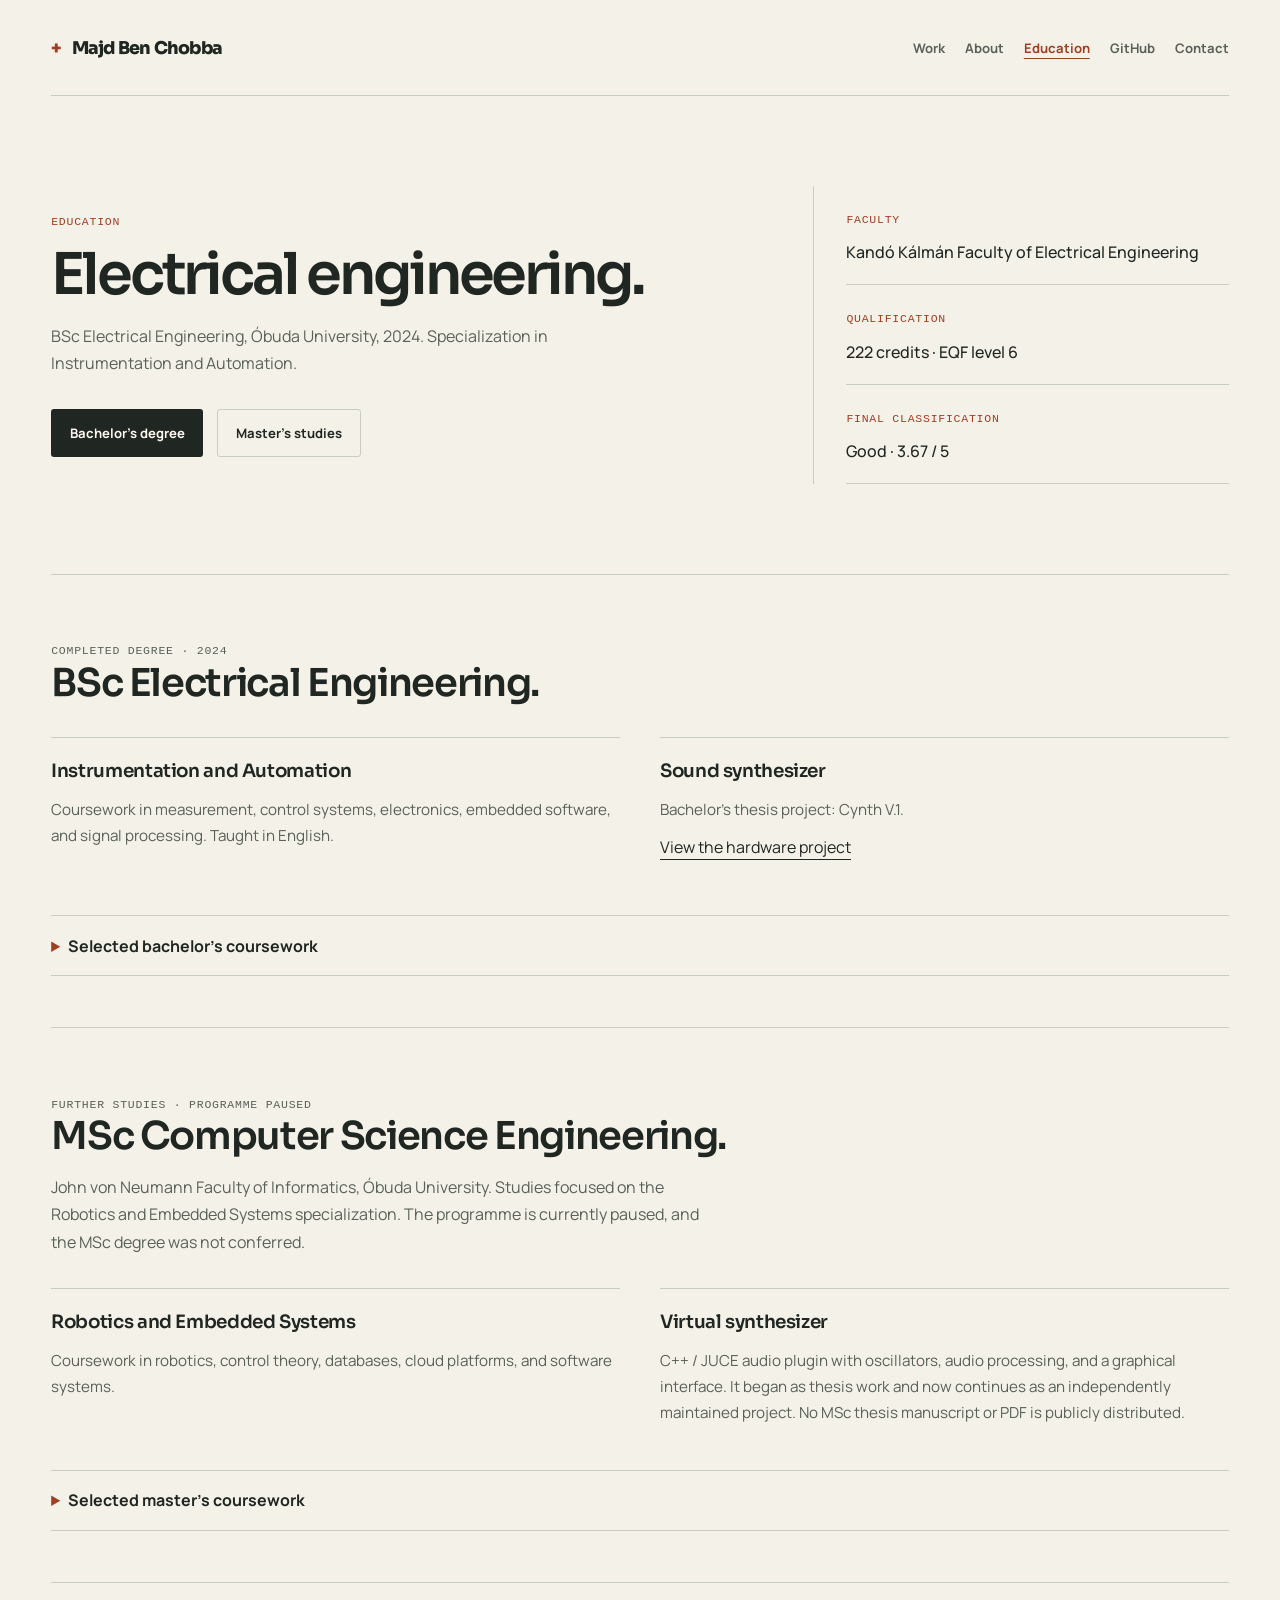
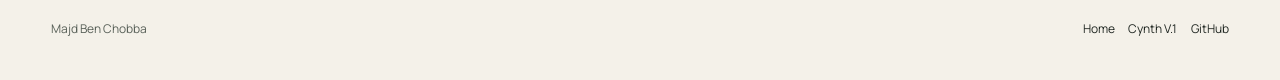
<file: education.html>
<!doctype html>
<html lang="en">
  <head>
    <meta charset="utf-8">
    <meta name="viewport" content="width=device-width, initial-scale=1">
    <title>Education | Majd Ben Chobba</title>
    <meta name="description" content="Majd Ben Chobba's completed BSc Electrical Engineering and paused MSc Computer Science Engineering studies at Óbuda University.">
    <link rel="preconnect" href="https://fonts.googleapis.com">
    <link rel="preconnect" href="https://fonts.gstatic.com" crossorigin>
    <link href="https://fonts.googleapis.com/css2?family=Manrope:wght@400;500;700;800&family=Sora:wght@400;600;700;800&display=swap" rel="stylesheet">
    <link rel="stylesheet" href="styles.css?v=education-1">
  </head>
  <body class="case-page project-detail education-page">
    <a class="skip-link" href="#main-content">Skip to content</a>
    <header class="hero case-hero-shell">
      <nav class="topbar" aria-label="Main navigation">
        <a class="brand" href="index.html">Majd Ben Chobba</a>
        <div class="topbar-links">
          <a href="index.html#current-work">Work</a>
          <a href="index.html#about">About</a>
          <a href="education.html" aria-current="page">Education</a>
          <a href="https://github.com/majdbenchobba" target="_blank" rel="noreferrer">GitHub</a>
          <a href="index.html#contact">Contact</a>
        </div>
      </nav>
      <div class="case-hero" id="top">
        <section class="case-copy">
          <p class="eyebrow">Education</p>
          <h1>Electrical engineering.</h1>
          <p class="hero-text">BSc Electrical Engineering, &Oacute;buda University, 2024. Specialization in Instrumentation and Automation.</p>
          <div class="hero-actions">
            <a class="button button-dark" href="#bachelors">Bachelor's degree</a>
            <a class="button button-light" href="#masters">Master's studies</a>
          </div>
        </section>
        <aside class="case-summary" aria-label="Bachelor's degree details">
          <div class="case-signal">
            <span class="case-signal-label">Faculty</span>
            <p>Kand&oacute; K&aacute;lm&aacute;n Faculty of Electrical Engineering</p>
          </div>
          <div class="case-signal">
            <span class="case-signal-label">Qualification</span>
            <p>222 credits &middot; EQF level 6</p>
          </div>
          <div class="case-signal">
            <span class="case-signal-label">Final classification</span>
            <p>Good &middot; 3.67 / 5</p>
          </div>
        </aside>
      </div>
    </header>

    <main id="main-content">
      <section class="section" id="bachelors">
        <div class="section-heading case-heading">
          <p class="eyebrow">Completed degree &middot; 2024</p>
          <h2>BSc Electrical Engineering.</h2>
        </div>
        <div class="case-card-grid">
          <article class="case-card">
            <h3>Instrumentation and Automation</h3>
            <p>Coursework in measurement, control systems, electronics, embedded software, and signal processing. Taught in English.</p>
          </article>
          <article class="case-card">
            <h3>Sound synthesizer</h3>
            <p>Bachelor's thesis project: Cynth V.1.</p>
            <a class="text-link" href="cynth-v1.html">View the hardware project</a>
          </article>
        </div>
        <details class="education-results" id="coursework">
          <summary>Selected bachelor's coursework</summary>
          <div class="education-course-grid">
            <div>
              <h3>Software and embedded systems</h3>
              <ul class="education-subjects">
                <li>Programming I and II</li>
                <li>Object-oriented methodology</li>
                <li>Real-time operating systems</li>
                <li>Information systems</li>
                <li>Data and information security</li>
                <li>Python in practice</li>
              </ul>
            </div>
            <div>
              <h3>Automation and measurement</h3>
              <ul class="education-subjects">
                <li>Automation I and II</li>
                <li>Measurements I</li>
                <li>Instrumentation-automation I and II</li>
                <li>Automatic manufacturing systems II</li>
                <li>Project I and II</li>
              </ul>
            </div>
            <div>
              <h3>Electrical and signal systems</h3>
              <ul class="education-subjects">
                <li>Mathematics I</li>
                <li>Electricity II</li>
                <li>Digital techniques II</li>
                <li>Signal processing II</li>
                <li>Electrical energetics II</li>
                <li>Vehicle on-board systems</li>
                <li>Mechatronic systems</li>
              </ul>
            </div>
          </div>
        </details>
      </section>

      <section class="section" id="masters">
        <div class="section-heading case-heading">
          <p class="eyebrow">Further studies &middot; Programme paused</p>
          <h2>MSc Computer Science Engineering.</h2>
          <p>John von Neumann Faculty of Informatics, &Oacute;buda University. Studies focused on the Robotics and Embedded Systems specialization. The programme is currently paused, and the MSc degree was not conferred.</p>
        </div>
        <div class="case-card-grid">
          <article class="case-card">
            <h3>Robotics and Embedded Systems</h3>
            <p>Coursework in robotics, control theory, databases, cloud platforms, and software systems.</p>
          </article>
          <article class="case-card">
            <h3>Virtual synthesizer</h3>
            <p>C++ / JUCE audio plugin with oscillators, audio processing, and a graphical interface. It began as thesis work and now continues as an independently maintained project. No MSc thesis manuscript or PDF is publicly distributed.</p>
          </article>
        </div>
        <details class="education-results">
          <summary>Selected master's coursework</summary>
          <div class="education-course-grid">
            <div>
              <h3>Data and cloud</h3>
              <ul class="education-subjects">
                <li>Databases and Big Data technologies</li>
                <li>Databases</li>
                <li>Cloud-based IoT and Big Data platforms</li>
                <li>Cloud services and security</li>
              </ul>
            </div>
            <div>
              <h3>Robotics and systems</h3>
              <ul class="education-subjects">
                <li>System and control theory</li>
                <li>Programming robots in ROS</li>
                <li>Project management and business development</li>
                <li>Soft Skills</li>
                <li>Ergo Design</li>
              </ul>
            </div>
          </div>
        </details>
      </section>
    </main>

    <footer class="footer">
      <p>Majd Ben Chobba</p>
      <div class="footer-links">
        <a href="index.html">Home</a>
        <a href="cynth-v1.html">Cynth V.1</a>
        <a href="https://github.com/majdbenchobba" target="_blank" rel="noreferrer">GitHub</a>
      </div>
    </footer>
  </body>
</html>
</file>
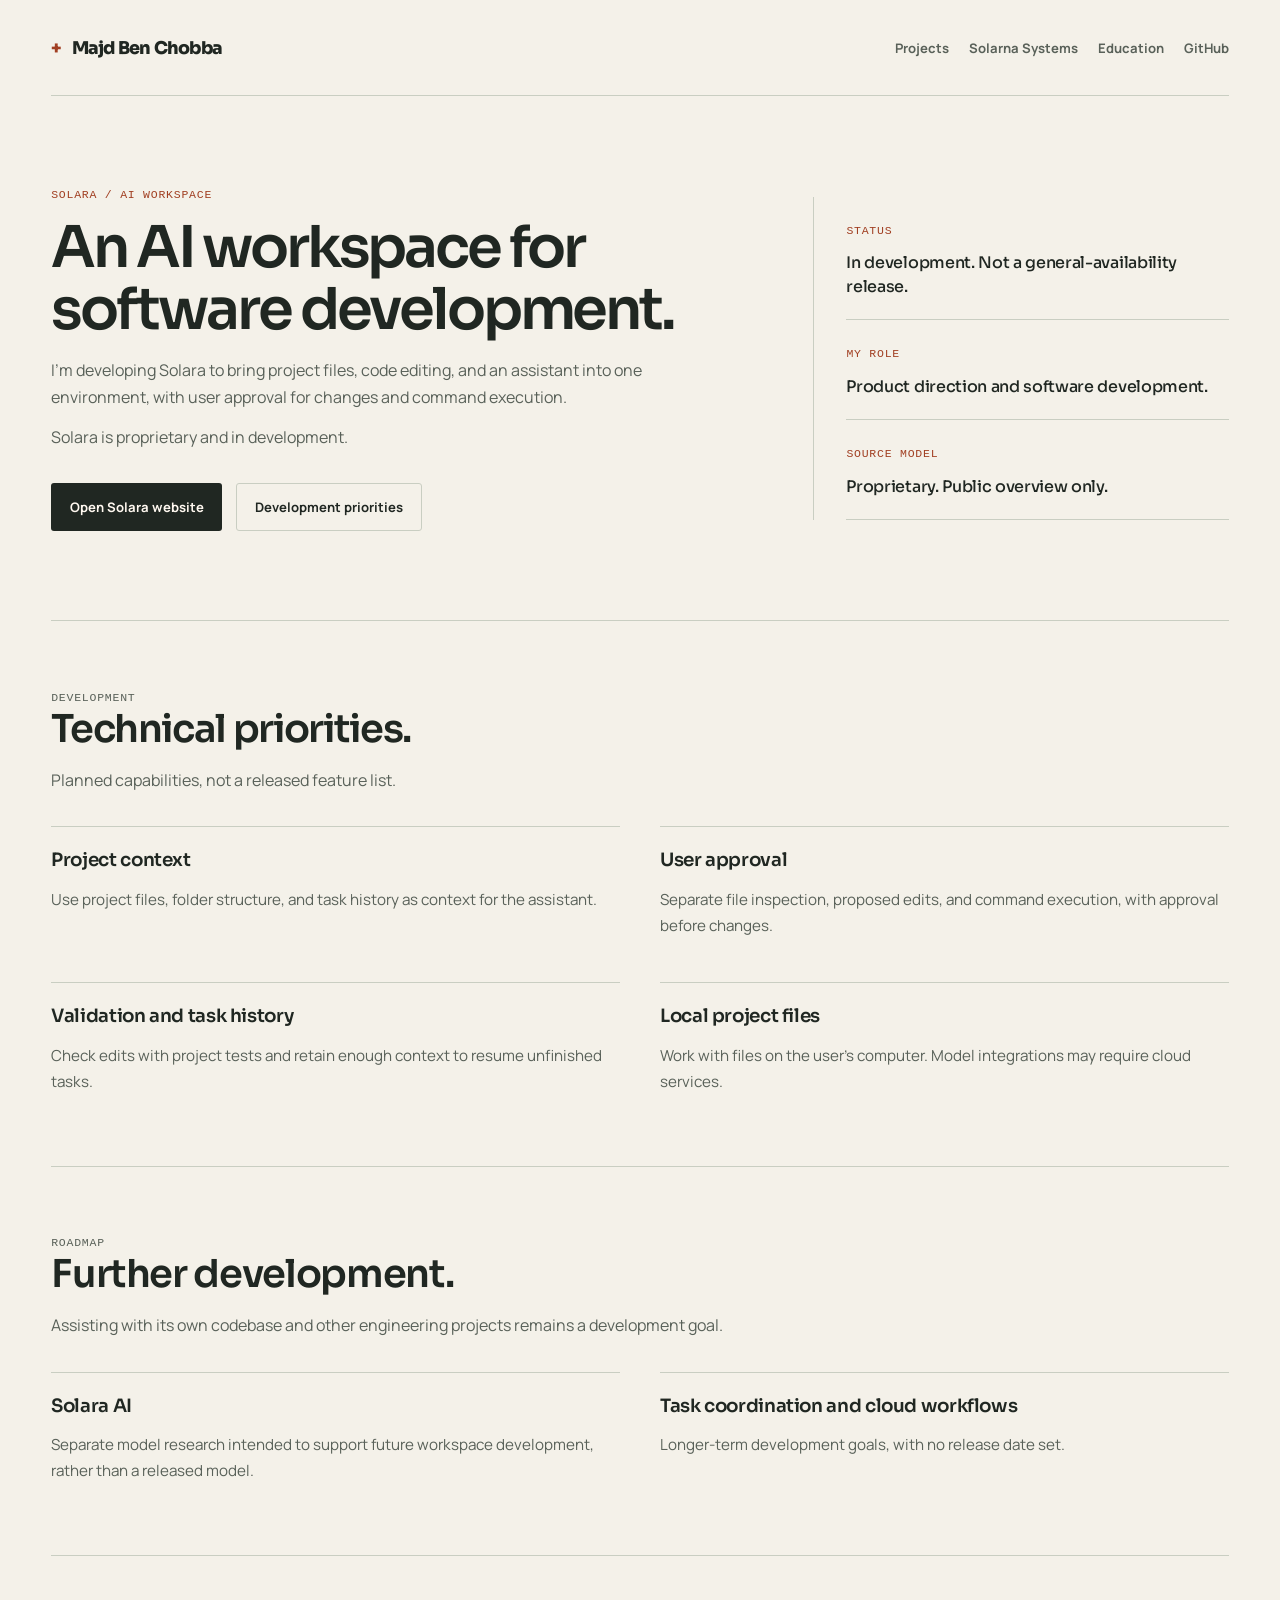
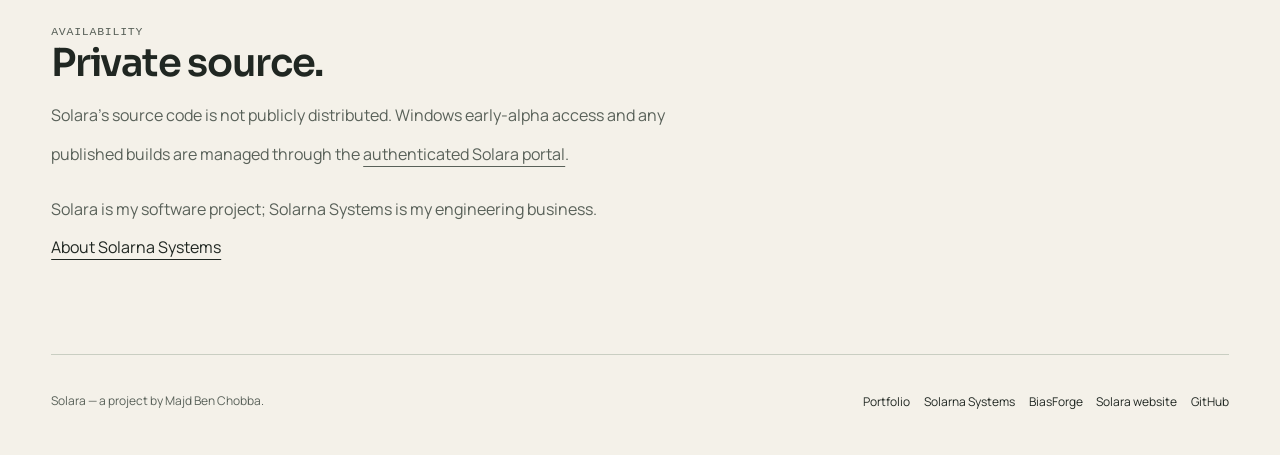
<file: solara.html>
<!doctype html>
<html lang="en">
  <head>
    <meta charset="utf-8">
    <meta name="viewport" content="width=device-width, initial-scale=1">
    <title>Solara | Majd Ben Chobba</title>
    <meta name="description" content="Solara is Majd Ben Chobba's proprietary AI workspace project in development. A public overview of its purpose, design direction, and longer-term goals.">
    <link rel="preconnect" href="https://fonts.googleapis.com">
    <link rel="preconnect" href="https://fonts.gstatic.com" crossorigin>
    <link href="https://fonts.googleapis.com/css2?family=Manrope:wght@400;500;700;800&amp;family=Sora:wght@400;600;700;800&amp;display=swap" rel="stylesheet">
    <link rel="stylesheet" href="styles.css?v=20260716d">
  </head>
  <body class="case-page project-detail">
    <div class="grain"></div>
    <header class="hero case-hero-shell">
      <nav class="topbar" aria-label="Main navigation">
        <a class="brand" href="index.html">Majd Ben Chobba</a>
        <div class="topbar-links">
          <a href="index.html#current-work">Projects</a>
          <a href="solarna.html">Solarna Systems</a>
          <a href="education.html">Education</a>
          <a href="https://github.com/majdbenchobba" target="_blank" rel="noreferrer">GitHub</a>
        </div>
      </nav>
      <div class="case-hero" id="top">
        <section class="case-copy">
          <p class="eyebrow">Solara / AI workspace</p>
          <h1>An AI workspace for software development.</h1>
          <p class="hero-text">
            I'm developing Solara to bring project files, code editing, and an assistant
            into one environment, with user approval for changes and command execution.
          </p>
          <p class="hero-text hero-text-secondary">
            Solara is proprietary and in development.
          </p>
          <div class="hero-actions">
            <a class="button button-dark" href="https://usesolara.pages.dev/" target="_blank" rel="noreferrer">Open Solara website</a>
            <a class="button button-light" href="#direction">Development priorities</a>
          </div>
        </section>
        <aside class="case-summary" aria-label="Project summary">
          <article class="case-signal case-signal-accent">
            <span class="case-signal-label">Status</span>
            <h3>In development. Not a general-availability release.</h3>
          </article>
          <article class="case-signal">
            <span class="case-signal-label">My role</span>
            <h3>Product direction and software development.</h3>
          </article>
          <article class="case-signal">
            <span class="case-signal-label">Source model</span>
            <h3>Proprietary. Public overview only.</h3>
          </article>
        </aside>
      </div>
    </header>
    <main>
      <section class="section" id="direction">
        <div class="section-heading case-heading">
          <p class="eyebrow">Development</p>
          <h2>Technical priorities.</h2>
          <p>Planned capabilities, not a released feature list.</p>
        </div>
        <div class="case-card-grid">
          <article class="case-card">
            <h3>Project context</h3>
            <p>Use project files, folder structure, and task history as context for the assistant.</p>
          </article>
          <article class="case-card">
            <h3>User approval</h3>
            <p>Separate file inspection, proposed edits, and command execution, with approval before changes.</p>
          </article>
          <article class="case-card">
            <h3>Validation and task history</h3>
            <p>Check edits with project tests and retain enough context to resume unfinished tasks.</p>
          </article>
          <article class="case-card">
            <h3>Local project files</h3>
            <p>Work with files on the user's computer. Model integrations may require cloud services.</p>
          </article>
        </div>
      </section>
      <section class="section" id="roadmap">
        <div class="section-heading case-heading">
          <p class="eyebrow">Roadmap</p>
          <h2>Further development.</h2>
          <p>Assisting with its own codebase and other engineering projects remains a development goal.</p>
        </div>
        <div class="case-card-grid">
          <article class="case-card">
            <h3>Solara AI</h3>
            <p>Separate model research intended to support future workspace development, rather than a released model.</p>
          </article>
          <article class="case-card">
            <h3>Task coordination and cloud workflows</h3>
            <p>Longer-term development goals, with no release date set.</p>
          </article>
        </div>
      </section>
      <section class="section section-contrast" id="publication">
        <div class="section-heading case-heading">
          <p class="eyebrow">Availability</p>
          <h2>Private source.</h2>
          <p>Solara's source code is not publicly distributed. Windows early-alpha access and any published builds are managed through the <a class="text-link" href="https://alpha-solara.pages.dev/" target="_blank" rel="noreferrer">authenticated Solara portal</a>.</p>
          <p>Solara is my software project; Solarna Systems is my engineering business.</p>
          <a class="text-link" href="solarna.html">About Solarna Systems</a>
        </div>
      </section>
    </main>
    <footer class="footer">
      <p>Solara — a project by Majd Ben Chobba.</p>
      <div class="footer-links">
        <a href="index.html">Portfolio</a>
        <a href="solarna.html">Solarna Systems</a>
        <a href="biasforge.html">BiasForge</a>
        <a href="https://usesolara.pages.dev/" target="_blank" rel="noreferrer">Solara website</a>
        <a href="https://github.com/majdbenchobba" target="_blank" rel="noreferrer">GitHub</a>
      </div>
    </footer>
  </body>
</html>
</file>
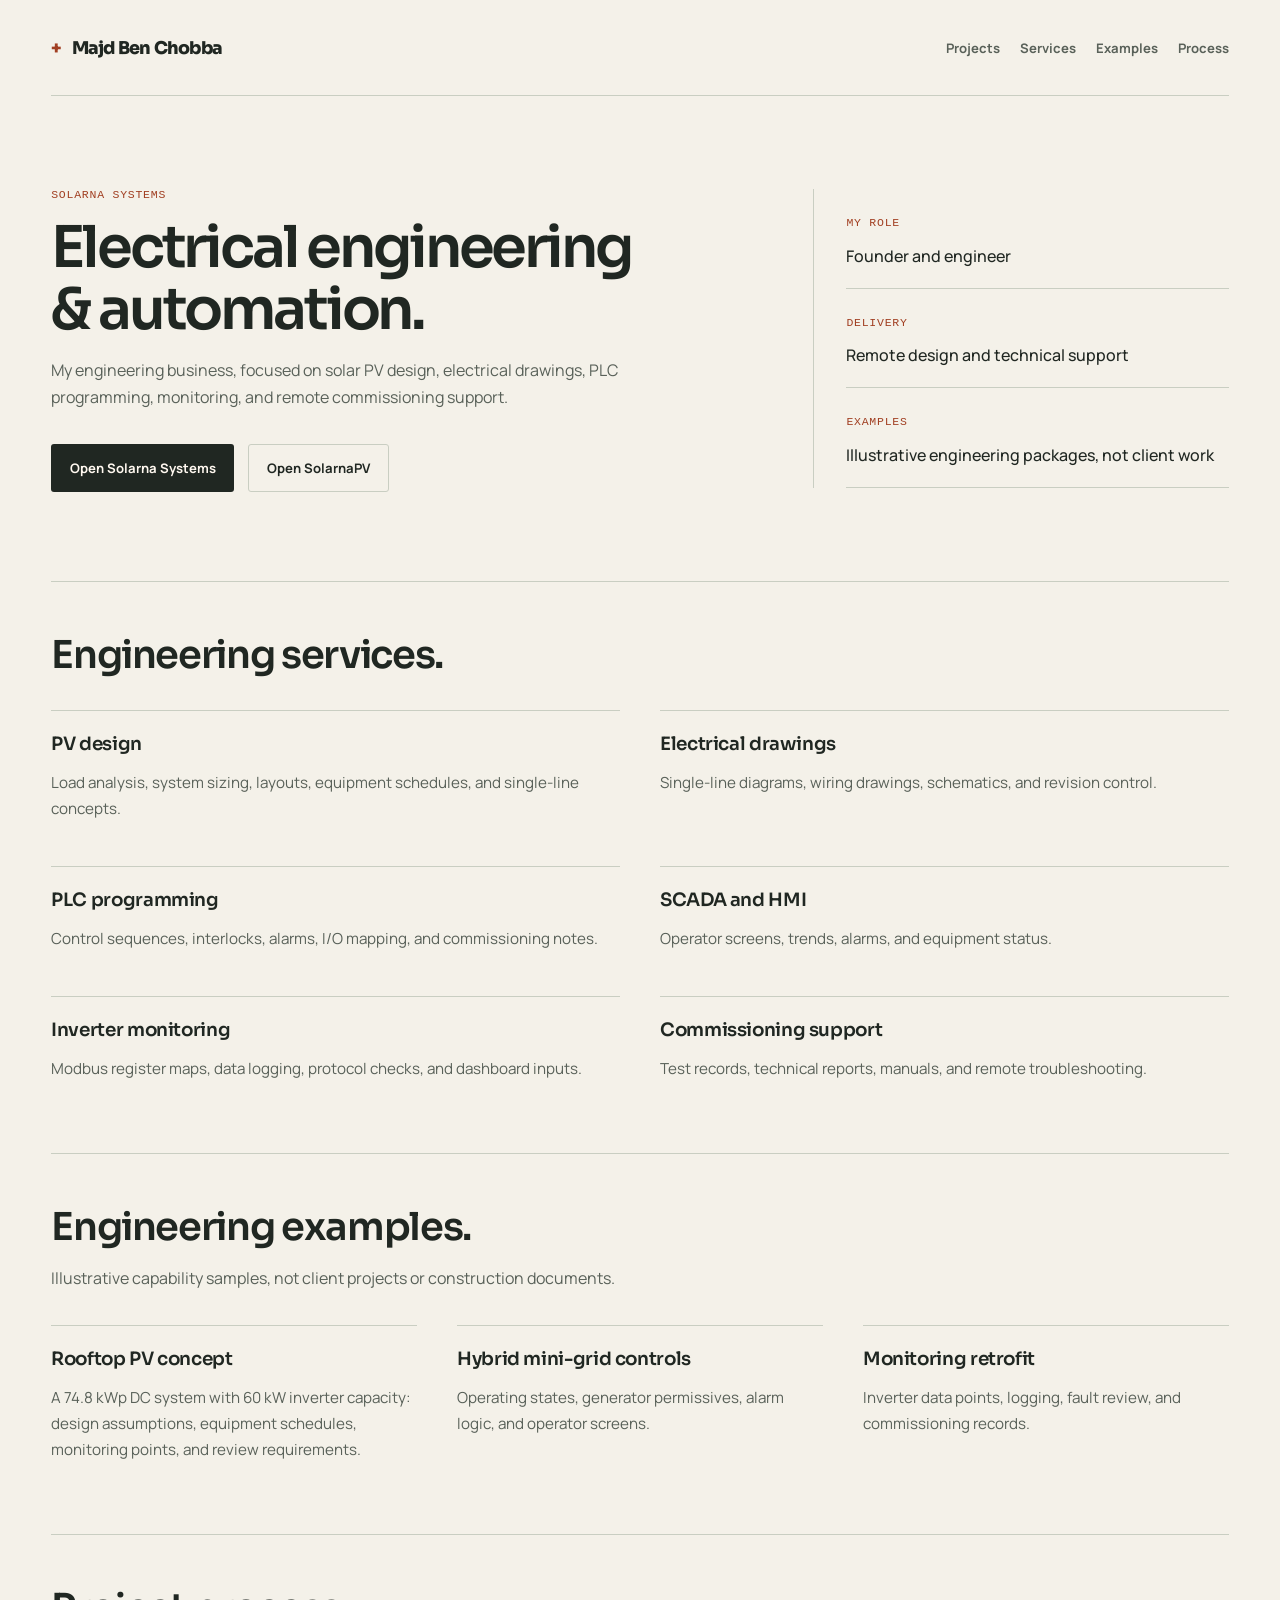
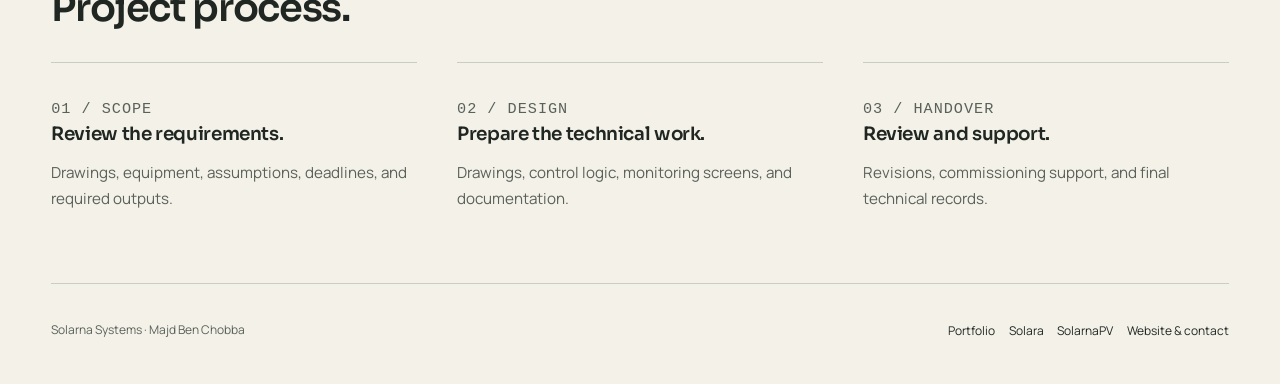
<file: solarna.html>
<!doctype html>
<html lang="en">
  <head>
    <meta charset="utf-8">
    <meta name="viewport" content="width=device-width, initial-scale=1">
    <title>Solarna Systems | Majd Ben Chobba</title>
    <meta
      name="description"
      content="Solarna Systems overview: remote solar PV engineering, electrical CAD, automation, monitoring, and commissioning support."
    >
    <link rel="preconnect" href="https://fonts.googleapis.com">
    <link rel="preconnect" href="https://fonts.gstatic.com" crossorigin>
    <link
      href="https://fonts.googleapis.com/css2?family=Manrope:wght@400;500;700;800&family=Sora:wght@400;600;700;800&display=swap"
      rel="stylesheet"
    >
    <link rel="stylesheet" href="styles.css?v=20260716d">
  </head>
  <body class="case-page project-detail">
    <a class="skip-link" href="#main-content">Skip to content</a>
    <header class="hero case-hero-shell">
      <nav class="topbar" aria-label="Main navigation">
        <a class="brand" href="index.html">Majd Ben Chobba</a>
        <div class="topbar-links">
          <a href="index.html#current-work">Projects</a>
          <a href="#capabilities">Services</a>
          <a href="#showcase">Examples</a>
          <a href="#delivery">Process</a>
        </div>
      </nav>
      <div class="case-hero" id="top">
        <section class="case-copy">
          <p class="eyebrow">Solarna Systems</p>
          <h1>Electrical engineering &amp; automation.</h1>
          <p class="hero-text">My engineering business, focused on solar PV design, electrical drawings, PLC programming, monitoring, and remote commissioning support.</p>
          <div class="hero-actions">
            <a class="button button-dark" href="https://solarnasystems.com/" target="_blank" rel="noreferrer">Open Solarna Systems</a>
            <a class="button button-light" href="https://pv.solarnasystems.com/" target="_blank" rel="noreferrer">Open SolarnaPV</a>
          </div>
        </section>
        <aside class="case-summary" aria-label="Business summary">
          <div class="case-signal">
            <span class="case-signal-label">My role</span>
            <p>Founder and engineer</p>
          </div>
          <div class="case-signal">
            <span class="case-signal-label">Delivery</span>
            <p>Remote design and technical support</p>
          </div>
          <div class="case-signal">
            <span class="case-signal-label">Examples</span>
            <p>Illustrative engineering packages, not client work</p>
          </div>
        </aside>
      </div>
    </header>
    <main id="main-content">
      <section class="section" id="capabilities">
        <div class="section-heading case-heading"><h2>Engineering services.</h2></div>
        <div class="case-card-grid">
          <article class="case-card">
            <h3>PV design</h3>
            <p>Load analysis, system sizing, layouts, equipment schedules, and single-line concepts.</p>
          </article>
          <article class="case-card">
            <h3>Electrical drawings</h3>
            <p>Single-line diagrams, wiring drawings, schematics, and revision control.</p>
          </article>
          <article class="case-card">
            <h3>PLC programming</h3>
            <p>Control sequences, interlocks, alarms, I/O mapping, and commissioning notes.</p>
          </article>
          <article class="case-card">
            <h3>SCADA and HMI</h3>
            <p>Operator screens, trends, alarms, and equipment status.</p>
          </article>
          <article class="case-card">
            <h3>Inverter monitoring</h3>
            <p>Modbus register maps, data logging, protocol checks, and dashboard inputs.</p>
          </article>
          <article class="case-card">
            <h3>Commissioning support</h3>
            <p>Test records, technical reports, manuals, and remote troubleshooting.</p>
          </article>
        </div>
      </section>
      <section class="section" id="showcase">
        <div class="section-heading case-heading">
          <h2>Engineering examples.</h2>
          <p>Illustrative capability samples, not client projects or construction documents.</p>
        </div>
        <div class="case-focus-grid">
          <article class="case-focus-card">
            <h3>Rooftop PV concept</h3>
            <p>A 74.8 kWp DC system with 60 kW inverter capacity: design assumptions, equipment schedules, monitoring points, and review requirements.</p>
          </article>
          <article class="case-focus-card">
            <h3>Hybrid mini-grid controls</h3>
            <p>Operating states, generator permissives, alarm logic, and operator screens.</p>
          </article>
          <article class="case-focus-card">
            <h3>Monitoring retrofit</h3>
            <p>Inverter data points, logging, fault review, and commissioning records.</p>
          </article>
        </div>
      </section>
      <section class="section" id="delivery">
        <div class="section-heading case-heading"><h2>Project process.</h2></div>
        <div class="case-focus-grid">
          <article class="case-focus-card">
            <p class="case-block-label">01 / Scope</p>
            <h3>Review the requirements.</h3>
            <p>Drawings, equipment, assumptions, deadlines, and required outputs.</p>
          </article>
          <article class="case-focus-card">
            <p class="case-block-label">02 / Design</p>
            <h3>Prepare the technical work.</h3>
            <p>Drawings, control logic, monitoring screens, and documentation.</p>
          </article>
          <article class="case-focus-card">
            <p class="case-block-label">03 / Handover</p>
            <h3>Review and support.</h3>
            <p>Revisions, commissioning support, and final technical records.</p>
          </article>
        </div>
      </section>
    </main>
    <footer class="footer">
      <p>Solarna Systems · Majd Ben Chobba</p>
      <div class="footer-links">
        <a href="index.html">Portfolio</a>
        <a href="solara.html">Solara</a>
        <a href="https://pv.solarnasystems.com/" target="_blank" rel="noreferrer">SolarnaPV</a>
        <a href="https://solarnasystems.com/" target="_blank" rel="noreferrer">Website &amp; contact</a>
      </div>
    </footer>
  </body>
</html>
</file>
<file: styles.css>
:root {
  --paper: #f5ede1;
  --paper-strong: #efe2cf;
  --ink: #171412;
  --muted: #655c54;
  --line: rgba(23, 20, 18, 0.12);
  --accent: #bb4c1f;
  --accent-soft: rgba(187, 76, 31, 0.12);
  --shadow: 0 28px 80px rgba(39, 28, 18, 0.12);
  --radius-xl: 32px;
  --radius-lg: 24px;
  --radius-md: 18px;
  --max-width: 1220px;
}

* {
  box-sizing: border-box;
}

html {
  scroll-behavior: smooth;
}

body {
  margin: 0;
  min-height: 100vh;
  color: var(--ink);
  font-family: "Manrope", sans-serif;
  background:
    radial-gradient(circle at top left, rgba(255, 204, 128, 0.26), transparent 28rem),
    linear-gradient(180deg, #fbf6ef 0%, var(--paper) 45%, var(--paper-strong) 100%);
}

img {
  display: block;
  max-width: 100%;
}

a {
  color: inherit;
  text-decoration: none;
}

.grain {
  position: fixed;
  inset: 0;
  pointer-events: none;
  opacity: 0.14;
  background-image:
    linear-gradient(0deg, transparent 24%, rgba(0, 0, 0, 0.04) 25%, transparent 26%),
    linear-gradient(90deg, transparent 24%, rgba(0, 0, 0, 0.04) 25%, transparent 26%);
  background-size: 10px 10px;
}

.hero,
.section,
.footer {
  position: relative;
  z-index: 1;
  width: min(calc(100% - 2rem), var(--max-width));
  margin: 0 auto;
}

.hero {
  padding: 1.25rem 0 3.5rem;
}

.topbar {
  display: flex;
  justify-content: space-between;
  align-items: center;
  gap: 1rem;
  margin-bottom: 2rem;
}

.brand {
  font-weight: 800;
  letter-spacing: 0.08em;
  text-transform: uppercase;
  font-size: 0.9rem;
}

.topbar-links {
  display: flex;
  flex-wrap: wrap;
  gap: 1rem;
  align-items: center;
  color: var(--muted);
}

.project-nav-menu {
  position: relative;
}

.project-nav-menu[open] {
  z-index: 5;
}

.project-nav-trigger {
  display: inline-flex;
  align-items: center;
  gap: 0.35rem;
  color: var(--accent);
  font-weight: 700;
  cursor: pointer;
}

.project-nav-trigger {
  list-style: none;
  transition: transform 180ms ease, color 180ms ease;
}

.project-nav-trigger::-webkit-details-marker {
  display: none;
}

.project-nav-trigger::marker {
  content: "";
}

.project-nav-trigger::after {
  content: "";
  width: 0.42rem;
  height: 0.42rem;
  border-right: 2px solid currentColor;
  border-bottom: 2px solid currentColor;
  transform: translateY(-0.12rem) rotate(45deg);
  transition: transform 180ms ease;
}

.project-nav-menu[open] .project-nav-trigger {
  color: #8f3915;
}

.project-nav-menu[open] .project-nav-trigger::after {
  transform: translateY(0.12rem) rotate(225deg);
}

.project-nav-trigger:hover {
  transform: translateY(-2px);
}

.project-nav-pop {
  position: absolute;
  top: calc(100% + 0.8rem);
  left: 50%;
  display: grid;
  gap: 0.55rem;
  min-width: 15.5rem;
  padding: 0.8rem;
  border: 1px solid rgba(23, 20, 18, 0.12);
  border-radius: 1rem;
  background: rgba(255, 250, 243, 0.95);
  box-shadow: 0 20px 55px rgba(39, 28, 18, 0.18);
  backdrop-filter: blur(16px);
  transform: translateX(-50%);
}

.project-nav-option {
  display: flex;
  align-items: center;
  justify-content: center;
  min-height: 3rem;
  padding: 0.8rem 1rem;
  border: 1px solid rgba(23, 20, 18, 0.1);
  border-radius: 999px;
  background: rgba(255, 255, 255, 0.62);
  font-weight: 700;
  color: var(--ink);
  transition: transform 180ms ease, background-color 180ms ease, color 180ms ease;
}

.project-nav-option:hover {
  transform: translateY(-2px);
  background: var(--accent-soft);
  color: var(--accent);
}

.hero-layout {
  display: grid;
  grid-template-columns: minmax(26rem, 38rem) minmax(18rem, 23rem);
  gap: 1.4rem;
  align-items: center;
  justify-content: center;
}

.hero-copy,
.hero-panel,
.project-card,
.creative-note,
.creative-point,
.about-card {
  border: 1px solid var(--line);
  border-radius: var(--radius-xl);
  box-shadow: var(--shadow);
}

.hero-copy {
  padding: clamp(2rem, 4vw, 3.5rem);
  background: rgba(255, 250, 243, 0.78);
  backdrop-filter: blur(14px);
  max-width: 38rem;
}

.hero-copy .eyebrow {
  font-size: 0.78rem;
  letter-spacing: 0.09em;
}

.eyebrow {
  margin: 0 0 0.8rem;
  color: var(--accent);
  font-size: 0.82rem;
  font-weight: 800;
  letter-spacing: 0.11em;
  text-transform: uppercase;
}

h1,
h2 {
  margin: 0;
  font-family: "Sora", sans-serif;
  line-height: 1.02;
  letter-spacing: -0.035em;
  text-wrap: balance;
}

h1 {
  font-size: clamp(2.2rem, 4vw, 3.35rem);
}

h2 {
  font-size: clamp(2rem, 3.5vw, 3.2rem);
}

.hero-text,
.section-heading p,
.project-summary,
.creative-note p,
.about-card p,
.footer p {
  margin: 1rem 0 0;
  color: var(--muted);
  line-height: 1.7;
  text-wrap: pretty;
}

.hero-text {
  max-width: 31rem;
}

.hero-text-secondary {
  margin-top: 0.75rem;
}

.hero-actions,
.footer-links {
  display: flex;
  flex-wrap: wrap;
  gap: 0.85rem;
  margin-top: 2rem;
}

.button,
.filter-chip,
.project-link,
.text-link {
  display: inline-flex;
  align-items: center;
  justify-content: center;
  min-height: 3rem;
  padding: 0.72rem 1.15rem;
  border-radius: 999px;
  transition: transform 180ms ease, background-color 180ms ease, color 180ms ease;
}

.button-dark {
  background: var(--ink);
  color: #fff8f0;
}

.button-light,
.filter-chip,
.project-link,
.text-link {
  border: 1px solid rgba(23, 20, 18, 0.12);
  background: rgba(255, 255, 255, 0.45);
}

.button:hover,
.filter-chip:hover,
.project-link:hover,
.text-link:hover,
.topbar-links a:hover {
  transform: translateY(-2px);
}

.hero-stats {
  display: grid;
  grid-template-columns: repeat(3, minmax(0, 1fr));
  gap: 0.8rem;
  margin-top: 2rem;
}

.hero-stats article {
  padding: 1rem;
  border-radius: var(--radius-md);
  background: rgba(255, 255, 255, 0.58);
}

.stat-number {
  display: block;
  font-size: 1.55rem;
  font-weight: 800;
}

.stat-label {
  display: block;
  margin-top: 0.25rem;
  color: var(--muted);
  font-size: 0.88rem;
}

.hero-panel {
  padding: 1rem;
  background: linear-gradient(180deg, rgba(28, 29, 33, 0.96), rgba(57, 53, 48, 0.9));
  color: #fff6ed;
  max-width: 23rem;
}

.hero-panel-grid {
  display: grid;
  gap: 0.85rem;
}

.hero-panel-card {
  padding: 1rem 1.05rem;
  border-radius: 22px;
  background: rgba(255, 255, 255, 0.08);
  border: 1px solid rgba(255, 255, 255, 0.08);
}

.hero-panel-card h3,
.creative-note h3,
.about-card h3 {
  margin: 0;
  font-family: "Sora", sans-serif;
  font-size: 1rem;
  line-height: 1.4;
  letter-spacing: -0.02em;
}

.hero-panel-card-dark {
  background: rgba(255, 255, 255, 0.06);
}

.hero-panel-card-accent {
  background: linear-gradient(135deg, rgba(187, 76, 31, 0.24), rgba(255, 194, 128, 0.16));
}

.hero-panel-label,
.creative-point-label {
  display: inline-block;
  margin-bottom: 0.7rem;
  color: rgba(255, 246, 236, 0.7);
  font-size: 0.78rem;
  font-weight: 800;
  letter-spacing: 0.11em;
  text-transform: uppercase;
}

.section {
  padding: 1.4rem 0 3rem;
}

.section-heading {
  max-width: 62rem;
  margin-bottom: 1.4rem;
}

.filter-row {
  display: flex;
  flex-wrap: wrap;
  gap: 0.75rem;
  margin-bottom: 1.3rem;
  justify-content: center;
}

.filter-chip {
  cursor: pointer;
}

.filter-chip.is-active {
  background: var(--ink);
  color: #fff8f0;
  border-color: var(--ink);
}

.project-grid {
  display: grid;
  grid-template-columns: repeat(3, minmax(15.5rem, 18.5rem));
  gap: 1rem;
  align-items: stretch;
  justify-content: center;
  max-width: 59rem;
  margin: 0 auto;
}

.project-grid.count-1 {
  grid-template-columns: minmax(18rem, 24rem);
  max-width: 24rem;
}

.project-grid.count-4 {
  grid-template-columns: repeat(2, minmax(16rem, 22rem));
  max-width: 45rem;
}

.project-grid.count-5 {
  grid-template-columns: repeat(6, minmax(0, 1fr));
  max-width: 59rem;
}

.project-grid.count-5 .project-card {
  grid-column: span 2;
}

.project-grid.count-5 .project-card:nth-child(4) {
  grid-column: 2 / span 2;
}

.project-grid.count-5 .project-card:nth-child(5) {
  grid-column: 4 / span 2;
}

.project-card {
  display: flex;
  flex-direction: column;
  padding: 1.05rem;
  background: rgba(255, 250, 243, 0.78);
  backdrop-filter: blur(14px);
}

.project-meta {
  display: flex;
  justify-content: space-between;
  gap: 0.75rem;
  align-items: center;
  margin-bottom: 0.7rem;
}

.project-type,
.project-status {
  font-size: 0.8rem;
  letter-spacing: 0.12em;
  text-transform: uppercase;
}

.project-type {
  color: var(--accent);
  font-weight: 800;
}

.project-status {
  color: var(--muted);
}

.project-card h3 {
  margin: 0;
  font-size: 1.1rem;
  line-height: 1.3;
}

.project-summary {
  margin-top: 0.8rem;
}

.project-tags {
  display: flex;
  flex-wrap: wrap;
  gap: 0.5rem;
  margin-top: 0.9rem;
  width: 100%;
  align-self: center;
  justify-content: center;
}

.project-tags span {
  padding: 0.45rem 0.7rem;
  border-radius: 999px;
  background: var(--accent-soft);
  font-size: 0.82rem;
  text-align: center;
}

.project-links {
  display: flex;
  flex-wrap: wrap;
  gap: 0.75rem;
  margin-top: auto;
  padding-top: 1rem;
  width: 100%;
  align-self: center;
  justify-content: center;
}

.venture-grid {
  display: grid;
  grid-template-columns: repeat(2, minmax(18rem, 28rem));
  gap: 1rem;
  justify-content: center;
  align-items: stretch;
  max-width: 58rem;
  margin: 0 auto;
}

.venture-card {
  border: 1px solid var(--line);
  border-radius: var(--radius-xl);
  box-shadow: var(--shadow);
  padding: 1.1rem;
  background: rgba(255, 250, 243, 0.78);
  backdrop-filter: blur(14px);
  display: flex;
  flex-direction: column;
}

.venture-grid > .venture-card:last-child:nth-child(odd) {
  grid-column: 1 / -1;
  width: min(100%, 28rem);
  justify-self: center;
}

.venture-meta {
  display: flex;
  justify-content: space-between;
  gap: 0.75rem;
  align-items: center;
  margin-bottom: 0.7rem;
}

.venture-type,
.venture-status {
  font-size: 0.8rem;
  letter-spacing: 0.12em;
  text-transform: uppercase;
}

.venture-type {
  color: var(--accent);
  font-weight: 800;
}

.venture-status {
  color: var(--muted);
}

.venture-card h3 {
  margin: 0;
  font-size: 1.12rem;
  line-height: 1.3;
  font-family: "Sora", sans-serif;
}

.venture-card p {
  margin: 0.8rem 0 0;
  color: var(--muted);
  line-height: 1.7;
}

.venture-tags {
  display: flex;
  flex-wrap: wrap;
  gap: 0.5rem;
  margin-top: 0.9rem;
  width: 100%;
  align-self: center;
  justify-content: center;
}

.venture-tags span {
  padding: 0.45rem 0.7rem;
  border-radius: 999px;
  background: var(--accent-soft);
  font-size: 0.82rem;
  text-align: center;
}

.venture-links {
  display: flex;
  flex-wrap: wrap;
  gap: 0.75rem;
  margin-top: auto;
  padding-top: 1rem;
  width: 100%;
  align-self: center;
  justify-content: center;
}

.case-page {
  background:
    radial-gradient(circle at top left, rgba(255, 204, 128, 0.2), transparent 28rem),
    linear-gradient(180deg, #fbf6ef 0%, var(--paper) 45%, var(--paper-strong) 100%);
}

.case-hero-shell {
  padding-bottom: 2.5rem;
}

.case-hero {
  display: grid;
  grid-template-columns: minmax(24rem, 38rem) minmax(18rem, 24rem);
  gap: 1.2rem;
  align-items: center;
  justify-content: center;
}

.case-copy,
.case-summary,
.case-card,
.case-feature-card,
.case-focus-card,
.case-cta {
  border: 1px solid var(--line);
  border-radius: var(--radius-xl);
  box-shadow: var(--shadow);
}

.case-copy,
.case-card,
.case-feature-card,
.case-focus-card,
.case-cta {
  background: rgba(255, 250, 243, 0.78);
  backdrop-filter: blur(14px);
}

.case-copy {
  padding: clamp(2rem, 4vw, 3.2rem);
}

.case-summary {
  display: grid;
  gap: 0.85rem;
  padding: 1rem;
  background: linear-gradient(180deg, rgba(28, 29, 33, 0.96), rgba(57, 53, 48, 0.9));
  color: #fff6ed;
}

.case-signal {
  padding: 1rem 1.05rem;
  border-radius: 22px;
  background: rgba(255, 255, 255, 0.08);
  border: 1px solid rgba(255, 255, 255, 0.08);
}

.case-signal-accent {
  background: linear-gradient(135deg, rgba(187, 76, 31, 0.24), rgba(255, 194, 128, 0.16));
}

.case-signal-label,
.case-block-label {
  display: inline-block;
  margin-bottom: 0.7rem;
  font-size: 0.78rem;
  font-weight: 800;
  letter-spacing: 0.11em;
  text-transform: uppercase;
}

.case-signal-label {
  color: rgba(255, 246, 236, 0.72);
}

.case-signal h3,
.case-card h3,
.case-feature-card h3,
.case-focus-card h3 {
  margin: 0;
  font-family: "Sora", sans-serif;
  line-height: 1.3;
  letter-spacing: -0.02em;
}

.case-card-grid,
.case-focus-grid {
  display: grid;
  gap: 1rem;
  justify-content: center;
}

.case-media-grid {
  display: grid;
  grid-template-columns: repeat(2, minmax(18rem, 28rem));
  gap: 1rem;
  justify-content: center;
  max-width: 58rem;
  margin: 0 auto;
}

.case-media-card {
  overflow: hidden;
  border: 1px solid var(--line);
  border-radius: var(--radius-xl);
  background: rgba(255, 250, 243, 0.78);
  box-shadow: var(--shadow);
}

.case-media-card img {
  width: 100%;
  aspect-ratio: 4 / 3;
  object-fit: cover;
  background: rgba(0, 0, 0, 0.04);
}

.case-media-copy {
  padding: 1rem 1.1rem 1.15rem;
}

.case-media-copy h3 {
  margin: 0;
  font-family: "Sora", sans-serif;
  line-height: 1.3;
  letter-spacing: -0.02em;
}

.case-media-copy p {
  margin: 0.7rem 0 0;
  color: var(--muted);
  line-height: 1.65;
}

.case-card-grid {
  grid-template-columns: repeat(2, minmax(17rem, 28rem));
  max-width: 58rem;
  margin: 0 auto;
}

.case-card,
.case-focus-card {
  padding: 1.1rem;
}

.case-card-meta {
  display: flex;
  justify-content: space-between;
  gap: 0.75rem;
  align-items: center;
  margin-bottom: 0.7rem;
}

.case-card-type,
.case-card-status {
  font-size: 0.8rem;
  letter-spacing: 0.12em;
  text-transform: uppercase;
}

.case-card-type,
.case-block-label {
  color: var(--accent);
  font-weight: 800;
}

.case-card-status {
  color: var(--muted);
}

.case-card p,
.case-feature-card p,
.case-focus-card p,
.case-cta p {
  margin: 0.85rem 0 0;
  color: var(--muted);
  line-height: 1.7;
}

.case-chip-row {
  display: flex;
  flex-wrap: wrap;
  justify-content: center;
  gap: 0.5rem;
  margin-top: 0.95rem;
}

.case-chip-row span {
  padding: 0.45rem 0.7rem;
  border-radius: 999px;
  background: var(--accent-soft);
  font-size: 0.82rem;
}

.case-heading {
  max-width: 50rem;
  margin-left: auto;
  margin-right: auto;
  text-align: center;
}

.case-platform-layout {
  display: grid;
  grid-template-columns: minmax(18rem, 25rem) minmax(18rem, 31rem);
  gap: 1rem;
  align-items: center;
  justify-content: center;
  max-width: 58rem;
  margin: 0 auto;
}

.case-feature-stack {
  display: grid;
  gap: 1rem;
}

.case-feature-card {
  padding: 1.2rem;
}

.case-feature-card-large {
  align-self: center;
}

.case-focus-grid {
  grid-template-columns: repeat(3, minmax(16rem, 21rem));
  max-width: 66rem;
  margin: 0 auto;
}

.education-course-grid {
  display: grid;
  grid-template-columns: repeat(3, minmax(0, 1fr));
  gap: 1rem;
  max-width: 66rem;
  margin: 0 auto;
}

.course-list {
  display: grid;
  gap: 0;
  margin: 0.35rem 0 0;
  padding: 0;
  list-style: none;
}

.course-list li {
  display: flex;
  justify-content: space-between;
  gap: 1rem;
  padding: 0.78rem 0;
  border-top: 1px solid var(--line);
  color: var(--muted);
  line-height: 1.4;
}

.course-list strong {
  flex: 0 0 auto;
  color: var(--accent);
  font-size: 0.82rem;
}

.case-cta {
  max-width: 58rem;
  margin: 0 auto;
  padding: 1.5rem;
  display: flex;
  justify-content: space-between;
  align-items: center;
  gap: 1rem;
}

.case-cta-actions {
  display: flex;
  flex-wrap: wrap;
  justify-content: flex-end;
  gap: 0.85rem;
}

.section-contrast {
  padding-top: 2rem;
}

.creative-layout,
.about-grid {
  display: grid;
  gap: 1rem;
}

.creative-layout {
  grid-template-columns: minmax(18rem, 28rem) minmax(18rem, 30rem);
  align-items: center;
  justify-content: center;
  max-width: 60rem;
  margin: 0 auto;
}

.creative-note,
.creative-point,
.about-card {
  padding: 1.3rem;
  background: rgba(255, 250, 243, 0.72);
}

.creative-points {
  display: grid;
  gap: 1rem;
}

.creative-point-label {
  color: var(--accent);
}

.creative-point p {
  margin: 0;
  color: var(--muted);
  line-height: 1.7;
}

.about-grid {
  grid-template-columns: repeat(3, minmax(16rem, 1fr));
  align-items: stretch;
  justify-content: center;
  max-width: 66rem;
  margin: 0 auto;
}

.about-card {
  display: flex;
  flex-direction: column;
}

.about-card .text-link {
  align-self: flex-start;
  margin-top: auto;
}

.footer {
  display: flex;
  justify-content: space-between;
  align-items: center;
  gap: 1rem;
  padding: 0 0 2.2rem;
}

@media (min-width: 901px) {
  .hero-copy .eyebrow {
    white-space: nowrap;
  }
}

@media (max-width: 1024px) {
  .hero-layout,
  .case-hero,
  .case-platform-layout,
  .creative-layout,
  .about-grid,
  .footer {
    grid-template-columns: 1fr;
    display: grid;
  }

  .project-grid {
    grid-template-columns: repeat(2, minmax(16rem, 22rem));
    max-width: 45rem;
  }

  .venture-grid {
    grid-template-columns: repeat(2, minmax(16rem, 22rem));
    max-width: 45rem;
  }

  .case-card-grid {
    grid-template-columns: repeat(2, minmax(16rem, 22rem));
    max-width: 45rem;
  }

  .case-media-grid {
    grid-template-columns: repeat(2, minmax(16rem, 22rem));
    max-width: 45rem;
  }

  .case-focus-grid {
    grid-template-columns: repeat(2, minmax(16rem, 22rem));
    max-width: 45rem;
  }

  .education-course-grid {
    grid-template-columns: repeat(2, minmax(16rem, 22rem));
    max-width: 45rem;
  }

  .case-cta {
    grid-template-columns: 1fr;
    display: grid;
  }

  .project-nav-pop {
    left: auto;
    right: 0;
    transform: none;
  }

  .case-cta-actions {
    justify-content: flex-start;
  }

  .project-grid.count-5,
  .project-grid.count-4,
  .project-grid.count-1 {
    grid-template-columns: repeat(2, minmax(16rem, 22rem));
    max-width: 45rem;
  }

  .project-grid.count-5 .project-card,
  .project-grid.count-5 .project-card:nth-child(4),
  .project-grid.count-5 .project-card:nth-child(5) {
    grid-column: auto;
  }

  .creative-points {
    grid-template-columns: 1fr;
  }
}

@media (max-width: 760px) {
  .topbar {
    flex-direction: column;
    align-items: flex-start;
  }

  .hero-stats {
    grid-template-columns: 1fr;
  }

  .project-grid {
    grid-template-columns: 1fr;
    max-width: 28rem;
  }

  .venture-grid {
    grid-template-columns: 1fr;
    max-width: 28rem;
  }

  .case-card-grid,
  .case-media-grid,
  .case-focus-grid,
  .education-course-grid {
    grid-template-columns: 1fr;
    max-width: 28rem;
  }

  .project-grid.count-5,
  .project-grid.count-4,
  .project-grid.count-1 {
    grid-template-columns: 1fr;
    max-width: 28rem;
  }

  .project-grid.count-5 .project-card,
  .project-grid.count-5 .project-card:nth-child(4),
  .project-grid.count-5 .project-card:nth-child(5) {
    grid-column: auto;
  }

  .case-copy,
  .case-summary,
  .case-cta {
    padding: 1.2rem;
  }
}

@media (prefers-reduced-motion: reduce) {
  html {
    scroll-behavior: auto;
  }

  *,
  *::before,
  *::after {
    transition-duration: 0.01ms !important;
    animation-duration: 0.01ms !important;
    animation-iteration-count: 1 !important;
  }
}

/* Homepage refinement: keep shared case-study styles unchanged. */
.portfolio-home {
  background: #f8f4ed;
}

.portfolio-home :focus-visible {
  outline: 3px solid var(--accent);
  outline-offset: 5px;
}

.skip-link {
  position: absolute;
  top: 0.5rem;
  left: 1rem;
  z-index: 10;
  padding: 0.8rem 1rem;
  background: var(--ink);
  color: white;
  transform: translateY(-200%);
}

.skip-link:focus {
  transform: translateY(0);
}

.portfolio-home .hero-copy,
.portfolio-home .hero-panel,
.portfolio-home .venture-card,
.portfolio-home .project-card,
.portfolio-home .about-card,
.portfolio-home .creative-note {
  box-shadow: none;
  backdrop-filter: none;
}

.portfolio-home .hero-copy {
  border: 0;
  padding-left: 0;
  padding-right: 0;
  background: transparent;
}

.portfolio-home .hero-layout {
  grid-template-columns: minmax(0, 1.5fr) minmax(0, 1fr);
  gap: clamp(1.5rem, 5vw, 4rem);
}

.portfolio-home .hero-panel {
  justify-self: end;
  background: var(--ink);
}

.portfolio-home .hero-panel > .eyebrow {
  color: #f3b18c;
}

.portfolio-home .section {
  padding-top: 2rem;
  padding-bottom: 3rem;
  scroll-margin-top: 1.5rem;
}

.portfolio-home .section-heading {
  max-width: 48rem;
  margin-bottom: 1.8rem;
}

.portfolio-home .section-heading h2 {
  font-size: clamp(1.75rem, 3vw, 2.5rem);
  line-height: 1.15;
}

.featured-project {
  display: grid;
  grid-template-columns: minmax(0, 1.3fr) minmax(0, 1fr);
  gap: clamp(1.5rem, 4vw, 3rem);
  padding: clamp(1.25rem, 4vw, 3rem);
  border: 1px solid var(--line);
  border-top: 3px solid var(--accent);
  border-radius: var(--radius-lg);
  background: #fffaf3;
}

.featured-copy h2 {
  font-size: clamp(2.75rem, 6vw, 4.5rem);
}

.featured-copy p,
.featured-principles dd,
.contact-panel p {
  color: var(--muted);
  line-height: 1.7;
}

.featured-copy .featured-lead {
  font-size: clamp(1.1rem, 2vw, 1.4rem);
  color: var(--ink);
  line-height: 1.5;
}

.featured-copy .button {
  margin-top: 0.75rem;
}

.featured-principles {
  align-self: center;
  padding-left: clamp(1rem, 3vw, 2rem);
  border-left: 1px solid var(--line);
}

.featured-principles dl {
  margin: 0;
}

.featured-principles dl > div {
  padding: 0.9rem 0;
  border-bottom: 1px solid var(--line);
}

.featured-principles dt {
  font-weight: 800;
}

.featured-principles dd {
  margin: 0.3rem 0 0;
}

.feature-caption {
  color: var(--muted);
  font-size: 0.82rem;
  line-height: 1.5;
}

.portfolio-home .venture-grid,
.portfolio-home .project-grid.count-4 {
  grid-template-columns: repeat(2, minmax(0, 1fr));
  max-width: none;
}

.portfolio-home .venture-card,
.portfolio-home .project-card {
  padding: clamp(1.1rem, 2.5vw, 1.8rem);
  border-radius: var(--radius-md);
}

.portfolio-home .venture-card h3 {
  font-size: 1.35rem;
}

.portfolio-home .venture-meta,
.portfolio-home .project-meta {
  flex-wrap: wrap;
  align-items: baseline;
}

.portfolio-home .venture-status {
  font-size: 0.72rem;
  letter-spacing: 0.05em;
}

.portfolio-home .venture-tags,
.portfolio-home .venture-links,
.portfolio-home .project-tags,
.portfolio-home .project-links {
  justify-content: flex-start;
}

.project-photo {
  margin: 0 0 1.25rem;
}

.project-photo img {
  width: 100%;
  aspect-ratio: 16 / 9;
  object-fit: contain;
  background: var(--paper-strong);
  border-radius: 0.75rem;
}

.project-photo figcaption {
  margin-top: 0.5rem;
  color: var(--muted);
  font-size: 0.78rem;
}

.creative-compact-grid {
  display: grid;
  grid-template-columns: repeat(4, minmax(0, 1fr));
  gap: 1rem;
}

.creative-compact-grid .creative-note {
  display: flex;
  flex-direction: column;
  border-radius: var(--radius-md);
  background: transparent;
}

.creative-compact-grid p {
  margin-bottom: 1rem;
}

.creative-compact-grid .creative-links,
.creative-compact-grid .creative-status,
.creative-compact-grid .creative-note > .text-link {
  margin-top: auto;
}

.creative-links {
  display: flex;
  flex-wrap: wrap;
  gap: 0.5rem;
}

.creative-compact-grid .text-link {
  padding: 0.5rem 0.8rem;
  font-size: 0.85rem;
}

.creative-status {
  color: var(--muted);
  font-size: 0.85rem;
}

.contact-panel {
  display: flex;
  justify-content: space-between;
  align-items: center;
  gap: 2rem;
  padding: clamp(1.25rem, 4vw, 3rem);
  border: 1px solid var(--line);
  border-radius: var(--radius-lg);
  background: var(--paper-strong);
}

.contact-panel h2 {
  max-width: 38rem;
  font-size: clamp(1.7rem, 3vw, 2.5rem);
  line-height: 1.2;
}

.contact-panel .button {
  flex-shrink: 0;
}

@media (max-width: 1024px) {
  .creative-compact-grid {
    grid-template-columns: repeat(2, minmax(0, 1fr));
  }

  .contact-panel {
    flex-direction: column;
    align-items: flex-start;
  }
}

@media (max-width: 760px) {
  .portfolio-home .hero-layout,
  .featured-project,
  .portfolio-home .venture-grid,
  .portfolio-home .project-grid.count-4,
  .creative-compact-grid {
    grid-template-columns: minmax(0, 1fr);
  }

  .portfolio-home .hero-panel,
  .portfolio-home .hero-copy {
    max-width: none;
    width: 100%;
  }

  .featured-principles {
    border-left: 0;
    border-top: 1px solid var(--line);
    padding: 1.5rem 0 0;
  }

  .portfolio-home .topbar-links {
    gap: 0.5rem 1rem;
  }

  .portfolio-home .topbar-links a {
    display: inline-flex;
    align-items: center;
    min-height: 2.75rem;
  }

  .portfolio-home .hero-stats {
    grid-template-columns: repeat(3, minmax(0, 1fr));
    gap: 0.35rem;
  }

  .portfolio-home .hero-stats article {
    padding: 0.65rem;
  }

  .portfolio-home .stat-number {
    font-size: 1.1rem;
  }

  .portfolio-home .stat-label {
    font-size: 0.75rem;
  }
}

/* Restrained project-page layer. Opt-in leaves the homepage and education unchanged. */
.project-detail {
  --paper: #f4f1e9;
  --ink: #202722;
  --muted: #596159;
  --accent: #a13f22;
  --line: #c9cec2;
  background: var(--paper);
  overflow-wrap: break-word;
}
.project-detail .grain { display: none; }
.project-detail :focus-visible { outline: 3px solid var(--accent); outline-offset: 5px; }
.project-detail .hero,
.project-detail .section,
.project-detail .footer { width: min(calc(100% - clamp(2rem, 8vw, 8rem)), 1280px); }
.project-detail .hero { padding: 0; }
.project-detail .topbar { min-height: 6rem; margin: 0; border-bottom: 1px solid var(--line); }
.project-detail .brand {
  font-family: "Sora", sans-serif;
  font-size: 1.1rem;
  text-transform: none;
  letter-spacing: -0.045em;
}
.project-detail .brand::before { content: "+"; margin-right: 0.65rem; color: var(--accent); }
.project-detail .topbar-links { gap: 0.25rem 1.25rem; font-size: 0.82rem; font-weight: 700; }
.project-detail .topbar-links a,
.project-detail .footer-links a { display: inline-flex; align-items: center; min-height: 2.75rem; }
.project-detail .topbar-links a:hover {
  transform: none;
  color: var(--accent);
  text-decoration: underline;
  text-underline-offset: 0.35em;
}
.project-detail .case-hero {
  grid-template-columns: minmax(0, 1.65fr) minmax(0, 1fr);
  gap: clamp(2rem, 6vw, 6rem);
  padding: clamp(3rem, 7vw, 6rem) 0;
}
.project-detail .case-copy,
.project-detail .case-summary,
.project-detail .case-card,
.project-detail .case-feature-card,
.project-detail .case-focus-card,
.project-detail .case-cta,
.project-detail .case-media-card {
  box-shadow: none;
  backdrop-filter: none;
  border-radius: 0;
  background: transparent;
}
.project-detail .case-copy { padding: 0; border: 0; }
.project-detail h1 {
  font-size: clamp(2.5rem, 4.5vw, 4.6rem);
  font-weight: 600;
  line-height: 1.08;
  letter-spacing: -0.055em;
}
.project-detail h2 { font-size: clamp(1.8rem, 3vw, 2.7rem); font-weight: 600; line-height: 1.15; }
.project-detail .hero-text { max-width: 38rem; }
.project-detail .eyebrow,
.project-detail .case-signal-label,
.project-detail .case-block-label {
  font-family: ui-monospace, "Cascadia Code", Consolas, monospace;
  font-size: 0.72rem;
  font-weight: 500;
  letter-spacing: 0.065em;
  line-height: 1.6;
}
.project-detail .case-summary {
  padding: 0 0 0 2rem;
  border: 0;
  border-left: 1px solid var(--line);
  color: var(--ink);
  gap: 0;
}
.project-detail .case-signal {
  padding: 1.25rem 0;
  border: 0;
  border-bottom: 1px solid var(--line);
  border-radius: 0;
  background: transparent;
}
.project-detail .case-signal-label { color: var(--accent); }
.project-detail .case-signal p,
.project-detail .case-signal h3 { margin: 0; font-size: 1rem; font-weight: 500; line-height: 1.5; }
.project-detail .section {
  padding: clamp(2rem, 4vw, 4rem) 0;
  scroll-margin-top: 1rem;
  border-top: 1px solid var(--line);
}
.project-detail .case-heading { max-width: 48rem; margin: 0 0 2rem; text-align: left; }
.project-detail .case-heading p { max-width: 42rem; }
.project-detail .case-card-grid,
.project-detail .case-focus-grid,
.project-detail .case-media-grid { max-width: none; margin: 0; gap: 1.5rem 2.5rem; }
.project-detail .case-card-grid,
.project-detail .case-media-grid { grid-template-columns: repeat(2, minmax(0, 1fr)); }
.project-detail .case-focus-grid { grid-template-columns: repeat(3, minmax(0, 1fr)); }
.project-detail .case-card,
.project-detail .case-focus-card {
  padding: 1.25rem 0;
  border: 0;
  border-top: 1px solid var(--line);
}
.project-detail .case-card h3,
.project-detail .case-focus-card h3 { font-size: 1.15rem; font-weight: 600; line-height: 1.4; }
.project-detail .case-card p,
.project-detail .case-focus-card p { font-size: 0.95rem; }
.project-detail .case-media-card { border: 0; }
.project-detail .case-media-card img { object-fit: contain; background: #e7e5dc; }
.project-detail .case-media-copy { padding: 1rem 0; }
.project-detail .button { border-radius: 3px; font-size: 0.82rem; font-weight: 700; }
.project-detail .button-light { border-color: var(--line); background: transparent; }
.project-detail .button:hover { transform: none; text-decoration: underline; text-underline-offset: 0.3em; }
.project-detail .text-link {
  padding: 0.75rem 0;
  border: 0;
  border-radius: 0;
  background: transparent;
  text-decoration: underline;
  text-underline-offset: 0.35em;
}
.project-detail .text-link:hover { transform: none; color: var(--accent); }
.project-detail .footer { padding: 1.5rem 0 2rem; border-top: 1px solid var(--line); font-size: 0.75rem; }
.project-detail .footer p,
.project-detail .footer-links { margin: 0; }
@media (max-width: 1024px) {
  .project-detail .topbar { flex-wrap: wrap; padding: 1rem 0; }
  .project-detail .case-hero { grid-template-columns: minmax(0, 1.5fr) minmax(0, 1fr); gap: 2rem; }
  .project-detail .case-focus-grid { grid-template-columns: repeat(2, minmax(0, 1fr)); }
}
@media (max-width: 760px) {
  .project-detail .case-hero,
  .project-detail .case-card-grid,
  .project-detail .case-focus-grid,
  .project-detail .case-media-grid { grid-template-columns: minmax(0, 1fr); }
  .project-detail .case-summary { padding: 0; border-left: 0; border-top: 1px solid var(--line); }
  .project-detail .case-card-grid,
  .project-detail .case-focus-grid { gap: 0; }
}

/* Education shares the project layout; coursework stays optional. */
.education-page .topbar-links [aria-current="page"] {
  color: var(--accent);
  text-decoration: underline;
  text-underline-offset: 0.35em;
}
.education-results {
  min-width: 0;
  margin-top: 1.5rem;
  border-top: 1px solid var(--line);
  border-bottom: 1px solid var(--line);
}
.education-results summary {
  padding: 1.1rem 0;
  font-weight: 700;
  line-height: 1.5;
  cursor: pointer;
}
.education-results summary::marker { color: var(--accent); }
.education-results summary:hover { color: var(--accent); }
.education-page .education-course-grid {
  grid-template-columns: repeat(auto-fit, minmax(min(100%, 18rem), 1fr));
  max-width: none;
  margin: 1.5rem 0;
  gap: 1.5rem 2.5rem;
}
.education-results h3 { margin: 0 0 1rem; font-size: 1rem; }
.education-subjects { margin: 0; padding: 0; list-style: none; }
.education-subjects li {
  padding: 0.7rem 0;
  border-top: 1px solid var(--line);
  color: var(--muted);
  line-height: 1.5;
}

/* Swap the image box dimensions before rotating so the entire photo fits. */
.cynth-photo-frame {
  position: relative;
  width: 100%;
  aspect-ratio: 4 / 3;
  overflow: hidden;
  background: #e7e5dc;
}
.project-detail .cynth-photo-frame img {
  position: absolute;
  top: 50%;
  left: 50%;
  width: 75%;
  height: calc(100% * 4 / 3);
  max-width: none;
  aspect-ratio: auto;
  object-fit: contain;
  background: transparent;
  transform: translate(-50%, -50%) rotate(-90deg);
}

/* Interaction feedback keeps text and hit targets stationary. */
:root {
  --duration-quick: 150ms;
  --duration-fast: 250ms;
  --ease-smooth-out: cubic-bezier(0.22, 1, 0.36, 1);
  --feedback-duration: var(--duration-quick);
  --link-arrow-distance: 2px;
}
:is(.portfolio-home, .project-detail) :is(.button, .project-link, .text-link),
:is(.portfolio-home, .project-detail) .topbar-links a,
:is(.portfolio-home, .project-detail) .footer-links a,
.education-results summary {
  transition-property: color, background-color, border-color, text-decoration-color, box-shadow;
  transition-duration: var(--feedback-duration);
  transition-timing-function: var(--ease-smooth-out);
}
:is(.portfolio-home, .project-detail) :is(.button, .project-link, .text-link):hover {
  transform: none;
}
:is(.portfolio-home, .project-detail) :is(.project-link, .text-link):focus-visible,
:is(.portfolio-home, .project-detail) .topbar-links a:focus-visible,
:is(.portfolio-home, .project-detail) .footer-links a:focus-visible,
.education-results summary:focus-visible {
  color: var(--accent);
  text-decoration-color: currentColor;
}
:is(.portfolio-home, .project-detail) .button:focus-visible {
  box-shadow: inset 0 0 0 1px currentColor;
}
@media (hover: hover) and (pointer: fine) {
  :is(.portfolio-home, .project-detail) .button:hover {
    box-shadow: inset 0 0 0 1px currentColor;
  }
  :is(.portfolio-home, .project-detail) .footer-links a:hover {
    color: var(--accent);
    text-decoration: underline;
    text-underline-offset: 0.35em;
  }
}
@media (prefers-reduced-motion: reduce) {
  :is(.portfolio-home, .project-detail) *,
  :is(.portfolio-home, .project-detail) *::before,
  :is(.portfolio-home, .project-detail) *::after {
    transition: none !important;
    animation: none !important;
  }
}
</file>
<file: homepage.css>
/* Editorial homepage layer. Case-study pages retain the shared design. */
.portfolio-home {
  --paper: #f4f1e9;
  --ink: #202722;
  --muted: #596159;
  --accent: #a13f22;
  --accent-soft: #eae2d6;
  --line: #c9cec2;
  --max-width: 1280px;
  background: var(--paper);
  overflow-wrap: break-word;
}

.portfolio-home .hero,
.portfolio-home .section,
.portfolio-home .footer {
  width: min(calc(100% - clamp(2rem, 8vw, 8rem)), var(--max-width));
}

.portfolio-home .hero { padding-top: 0; padding-bottom: 0; }
.portfolio-home .topbar {
  min-height: 6rem;
  margin-bottom: 0;
  border-bottom: 1px solid var(--line);
}
.portfolio-home .brand {
  max-width: 12rem;
  letter-spacing: -0.045em;
  text-transform: none;
  font-family: "Sora", sans-serif;
  font-size: 1.1rem;
}
.portfolio-home .brand::before { content: "+"; margin-right: 0.65rem; color: var(--accent); }
.portfolio-home .topbar-links { gap: 1.5rem; font-size: 0.82rem; font-weight: 700; }
.portfolio-home .topbar-links a {
  display: inline-flex;
  align-items: center;
  min-height: 2.75rem;
  transition: color 160ms ease;
}
.portfolio-home .topbar-links a:hover {
  color: var(--accent);
  transform: none;
  text-decoration: underline;
  text-underline-offset: 0.35em;
}

.portfolio-home .hero-layout {
  grid-template-columns: minmax(0, 1.65fr) minmax(0, 1fr);
  align-items: center;
  gap: clamp(2rem, 6vw, 6rem);
  padding: clamp(3rem, 7vw, 7rem) 0;
}
.portfolio-home .hero-copy { max-width: none; padding: 0; border-radius: 0; }
.portfolio-home .eyebrow,
.plate-heading,
.plate-footer {
  font-family: ui-monospace, "Cascadia Code", Consolas, monospace;
  font-size: 0.72rem;
  font-weight: 500;
  letter-spacing: 0.075em;
  line-height: 1.6;
}
.portfolio-home .hero-copy .eyebrow {
  font-size: 0.72rem;
  white-space: normal;
  margin-bottom: 1.5rem;
}
.portfolio-home h1 {
  font-size: clamp(2.8rem, 5.6vw, 5.6rem);
  font-weight: 600;
  line-height: 1.06;
  letter-spacing: -0.065em;
  text-wrap: initial;
}
.portfolio-home h1 span { color: var(--accent); }
.portfolio-home .hero-text { max-width: 34rem; margin-top: 1.8rem; font-size: 1rem; }
.portfolio-home .hero-text-secondary { margin-top: 0.85rem; font-size: 0.9rem; }
.portfolio-home .button {
  gap: 1.2rem;
  padding: 0.8rem 1.1rem;
  border-radius: 3px;
  font-size: 0.82rem;
  font-weight: 700;
}
.portfolio-home .button::after { content: "↗"; }
.portfolio-home .button-light { border-color: var(--line); background: transparent; }
.portfolio-home .hero-stats {
  grid-template-columns: repeat(3, minmax(0, 1fr));
  max-width: 34rem;
  gap: 1rem;
  margin-top: 2.5rem;
  padding-top: 1.1rem;
  border-top: 1px solid var(--line);
}
.portfolio-home .hero-stats article { padding: 0; background: transparent; border-radius: 0; }
.portfolio-home .stat-number { font-size: 0.95rem; font-weight: 800; }
.portfolio-home .stat-label { font-size: 0.73rem; }

/* Decorative circuit illustration: not a product screenshot or architecture claim. */
.engineering-plate {
  align-self: center;
  color: var(--ink);
  padding: 1.25rem 0;
  border-top: 1px solid var(--ink);
  border-bottom: 1px solid var(--ink);
}
.plate-heading,
.plate-footer {
  display: flex;
  justify-content: space-between;
  flex-wrap: wrap;
  gap: 0.75rem;
  text-transform: uppercase;
  color: var(--muted);
  font-size: 0.62rem;
}
.systems-drawing { display: block; width: 100%; height: auto; margin: 0.7rem 0; }
.drawing-grid { opacity: 0.22; }
.drawing-accent { color: var(--accent); }
.plate-caption {
  margin: 0 0 1.5rem;
  font-family: "Sora", sans-serif;
  font-size: clamp(1.3rem, 2.3vw, 2rem);
  line-height: 1.2;
  letter-spacing: -0.045em;
}

.portfolio-home .section {
  padding-top: clamp(2.5rem, 5vw, 5rem);
  padding-bottom: clamp(2.5rem, 5vw, 5rem);
}
.portfolio-home #current-work { padding-top: 0; }
.portfolio-home .featured-project {
  position: relative;
  overflow: hidden;
  grid-template-columns: minmax(0, 1.45fr) minmax(0, 1fr);
  gap: clamp(2rem, 5vw, 5rem);
  padding: clamp(1.5rem, 5vw, 4.5rem);
  color: #f4f1e9;
  background: #202d27;
  border: 0;
  border-radius: 4px;
}
.portfolio-home .featured-project::before {
  content: "";
  position: absolute;
  top: -12rem;
  right: -12rem;
  width: 32rem;
  height: 32rem;
  border: 1px solid #526258;
  border-radius: 50%;
  pointer-events: none;
}
.portfolio-home .featured-copy,
.portfolio-home .featured-principles { position: relative; }
.portfolio-home .featured-project .eyebrow { color: #dbb39b; }
.portfolio-home .featured-copy h2 {
  font-size: clamp(4rem, 9vw, 8rem);
  font-weight: 600;
  letter-spacing: -0.065em;
  margin: 1.5rem 0;
}
.portfolio-home .featured-copy p,
.portfolio-home .featured-principles dd,
.portfolio-home .feature-caption { color: #c3cec5; }
.portfolio-home .featured-copy .featured-lead {
  color: #f4f1e9;
  max-width: 28rem;
  font-size: clamp(1.1rem, 2vw, 1.45rem);
}
.portfolio-home .featured-copy .button { background: #f4f1e9; color: #202d27; }
.portfolio-home .featured-principles { border-left: 0; padding-left: 0; }
.portfolio-home .featured-principles dl { counter-reset: principle; }
.portfolio-home .featured-principles dl > div {
  padding: 1.2rem 0;
  border-bottom-color: #526258;
  counter-increment: principle;
}
.portfolio-home .featured-principles dt::before {
  content: "0" counter(principle) " / ";
  color: #dbb39b;
  font-family: ui-monospace, Consolas, monospace;
  font-size: 0.7rem;
  margin-right: 0.7rem;
}
.portfolio-home .section-heading { max-width: 48rem; margin-bottom: 2.5rem; }
.portfolio-home .section-heading h2 {
  font-size: clamp(2rem, 3.8vw, 3.5rem);
  font-weight: 600;
  line-height: 1.12;
  letter-spacing: -0.055em;
}
.portfolio-home .section-heading p:not(.eyebrow) { max-width: 38rem; font-size: 0.95rem; }

/* Full-width project index rather than another uniform card grid. */
.portfolio-home .venture-grid {
  display: block;
  counter-reset: work;
  border-top: 1px solid var(--line);
}
.portfolio-home .venture-card {
  display: grid;
  grid-template-columns: 2.5rem minmax(0, 0.9fr) minmax(0, 1.2fr);
  gap: 0.85rem 2rem;
  padding: 2.25rem 0;
  border: 0;
  border-bottom: 1px solid var(--line);
  border-radius: 0;
  background: transparent;
  counter-increment: work;
}
.portfolio-home .venture-card::before {
  content: "0" counter(work);
  grid-column: 1;
  grid-row: 1 / span 2;
  color: var(--accent);
  font-family: ui-monospace, Consolas, monospace;
  font-size: 0.8rem;
}
.portfolio-home .venture-meta {
  grid-column: 2;
  grid-row: 1;
  display: flex;
  justify-content: flex-start;
  gap: 0.4rem 1rem;
  margin: 0;
}
.portfolio-home .venture-type,
.portfolio-home .project-type {
  font-family: ui-monospace, Consolas, monospace;
  font-size: 0.65rem;
  letter-spacing: 0.045em;
}
.portfolio-home .venture-card h3 {
  grid-column: 2;
  grid-row: 2;
  font-size: clamp(1.4rem, 2.5vw, 2rem);
  font-weight: 600;
  letter-spacing: -0.045em;
}
.portfolio-home .venture-card > p { grid-column: 3; grid-row: 1 / span 2; margin: 0; }
.portfolio-home .venture-tags { grid-column: 3; grid-row: 3; margin: 0; }
.portfolio-home .venture-links { grid-column: 3; grid-row: 4; padding: 0; }
.portfolio-home .project-photo { grid-column: 2; grid-row: 3 / span 2; margin: 0.5rem 0 0; }
.portfolio-home .plate-caption { text-align: center; }

/* Match the landscape frame to the rotated portrait photo. */
.portfolio-home .project-photo-frame {
  position: relative;
  width: 100%;
  aspect-ratio: 4 / 3;
  overflow: hidden;
  border-radius: 2px;
}
.portfolio-home .project-photo-frame img {
  position: absolute;
  top: 50%;
  left: 50%;
  width: 75%;
  height: calc(100% * 4 / 3);
  max-width: none;
  aspect-ratio: auto;
  object-fit: cover;
  border-radius: 0;
  background: transparent;
  transform: translate(-50%, -50%) rotate(-90deg);
}
.portfolio-home .venture-tags span,
.portfolio-home .project-tags span {
  padding: 0.25rem 0.5rem;
  border: 1px solid var(--line);
  border-radius: 2px;
  background: transparent;
  color: var(--muted);
  font-size: 0.72rem;
}
.portfolio-home .project-link,
.portfolio-home .text-link {
  justify-content: flex-start;
  min-height: 2.75rem;
  padding: 0.4rem 0;
  border: 0;
  border-radius: 0;
  background: transparent;
  font-size: 0.82rem;
  font-weight: 700;
  text-decoration: underline;
  text-decoration-color: var(--line);
  text-underline-offset: 0.35em;
}
.portfolio-home .project-link::after,
.portfolio-home .text-link::after { content: "↗"; margin-left: 0.6rem; }
.portfolio-home .project-link:hover,
.portfolio-home .text-link:hover {
  color: var(--accent);
  text-decoration-color: currentColor;
  transform: none;
}
.portfolio-home .project-grid.count-4 {
  gap: 0;
  border-top: 1px solid var(--line);
  border-left: 1px solid var(--line);
}
.portfolio-home .project-card {
  padding: clamp(1.25rem, 3vw, 2.5rem);
  border: 0;
  border-right: 1px solid var(--line);
  border-bottom: 1px solid var(--line);
  border-radius: 0;
  background: transparent;
}
.portfolio-home .project-card h3 {
  font-family: "Sora", sans-serif;
  font-size: 1.15rem;
  letter-spacing: -0.035em;
}
.portfolio-home .project-summary { font-size: 0.9rem; }
.portfolio-home #about,
.portfolio-home #creative-direction { border-top: 1px solid var(--line); }
.portfolio-home .about-grid {
  max-width: none;
  grid-template-columns: repeat(3, minmax(0, 1fr));
  gap: 2.5rem;
}
.portfolio-home .about-card,
.portfolio-home .creative-note { padding: 0; border: 0; border-radius: 0; background: transparent; }
.portfolio-home .about-card p,
.portfolio-home .creative-note p { font-size: 0.9rem; margin-bottom: 1.25rem; }
.portfolio-home .creative-compact-grid { gap: 2rem; }
.portfolio-home .creative-links { gap: 0.75rem; }
.portfolio-home .contact-panel {
  gap: 2.5rem;
  padding: clamp(2rem, 5vw, 4.5rem);
  background: #e4e7dc;
  border: 0;
  border-radius: 4px;
}
.portfolio-home .contact-panel h2 {
  max-width: 40rem;
  font-size: clamp(2rem, 3.6vw, 3.3rem);
  font-weight: 600;
  letter-spacing: -0.055em;
  line-height: 1.12;
}
.portfolio-home .footer {
  border-top: 1px solid var(--line);
  padding: 1.5rem 0 2rem;
  font-size: 0.75rem;
}
.portfolio-home .footer p,
.portfolio-home .footer-links { margin: 0; }
.portfolio-home .footer-links a { display: inline-flex; align-items: center; min-height: 2.75rem; }

@media (max-width: 1024px) {
  .portfolio-home .hero-layout {
    grid-template-columns: minmax(0, 1.6fr) minmax(0, 1fr);
    gap: 2rem;
  }
  .portfolio-home .venture-card { gap: 0.85rem 1.25rem; }
  .portfolio-home .about-grid { grid-template-columns: minmax(0, 1fr); gap: 2rem; }
}

@media (max-width: 760px) {
  .portfolio-home .topbar { padding: 1rem 0; gap: 0.75rem; }
  .portfolio-home .topbar-links { gap: 0.1rem 1.15rem; }
  .portfolio-home .hero-layout,
  .portfolio-home .featured-project { grid-template-columns: minmax(0, 1fr); }
  .portfolio-home h1 { font-size: clamp(2.65rem, 9vw, 4.5rem); }
  .engineering-plate {
    display: grid;
    grid-template-columns: minmax(0, 1fr) minmax(0, 1fr);
    align-items: center;
    gap: 1rem;
  }
  .plate-heading,
  .plate-footer { grid-column: 1 / -1; }
  .systems-drawing { margin: 0; }
  .plate-caption { margin: 0; font-size: clamp(1.1rem, 4vw, 1.75rem); }
  .portfolio-home .featured-principles { border-top-color: #526258; }
  .portfolio-home .venture-card {
    grid-template-columns: 1.75rem minmax(0, 1fr);
    gap: 0.9rem;
    padding: 1.75rem 0;
  }
  .portfolio-home .venture-card > p,
  .portfolio-home .venture-tags,
  .portfolio-home .venture-links,
  .portfolio-home .project-photo { grid-column: 2; grid-row: auto; }
  .portfolio-home .project-photo { order: 1; }
  .portfolio-home .venture-meta { align-items: flex-start; }
  .portfolio-home .creative-compact-grid { grid-template-columns: repeat(2, minmax(0, 1fr)); }
}

@media (max-width: 420px) {
  .portfolio-home .creative-compact-grid { grid-template-columns: minmax(0, 1fr); }
  .portfolio-home .hero-actions { flex-direction: column; align-items: flex-start; }
}

.portfolio-home .topbar-links a {
  transition: color var(--feedback-duration) var(--ease-smooth-out);
}
/* Only the arrow moves; link labels and photo framing stay fixed. */
.portfolio-home :is(.button, .project-link, .text-link)::after {
  display: inline-block;
  transition: transform var(--duration-fast) var(--ease-smooth-out);
}
@media (prefers-reduced-motion: no-preference) {
  .portfolio-home :is(.button, .project-link, .text-link):focus-visible::after {
    transform: translate(var(--link-arrow-distance), calc(-1 * var(--link-arrow-distance)));
  }
}
@media (prefers-reduced-motion: no-preference) and (hover: hover) and (pointer: fine) {
  .portfolio-home :is(.button, .project-link, .text-link):hover::after {
    transform: translate(var(--link-arrow-distance), calc(-1 * var(--link-arrow-distance)));
  }
}

/* Independent columns keep photo height from stretching text spacing. */
.portfolio-home { --content-gap: 1rem; }
.portfolio-home .venture-card { align-items: center; gap: var(--content-gap) 2rem; }
.portfolio-home .venture-card::before { grid-row: 1; }
.portfolio-home .venture-heading,
.portfolio-home .venture-details {
  display: flex;
  flex-direction: column;
  gap: var(--content-gap);
  min-width: 0;
  grid-row: 1;
}
.portfolio-home .venture-heading { grid-column: 2; }
.portfolio-home .venture-details { grid-column: 3; }
.portfolio-home .venture-heading > *,
.portfolio-home .venture-details > * { margin: 0; }
.portfolio-home .venture-links { padding: 0; }
.portfolio-home :is(.project-card, .about-card, .creative-note) {
  justify-content: center;
  gap: var(--content-gap);
}
.portfolio-home :is(.project-card, .about-card, .creative-note) > * { margin: 0; }
.portfolio-home .project-links { padding-top: 0; }
.portfolio-home .creative-note > .text-link { align-self: flex-start; }
@media (max-width: 1024px) {
  .portfolio-home .venture-card { column-gap: 1.25rem; }
}
@media (max-width: 760px) {
  .portfolio-home .venture-card { gap: var(--content-gap); }
  .portfolio-home .venture-heading,
  .portfolio-home .venture-details { grid-column: 2; grid-row: auto; }
  .portfolio-home .venture-card::before { align-self: start; }
  .portfolio-home .project-photo { order: 0; }
}
</file>
